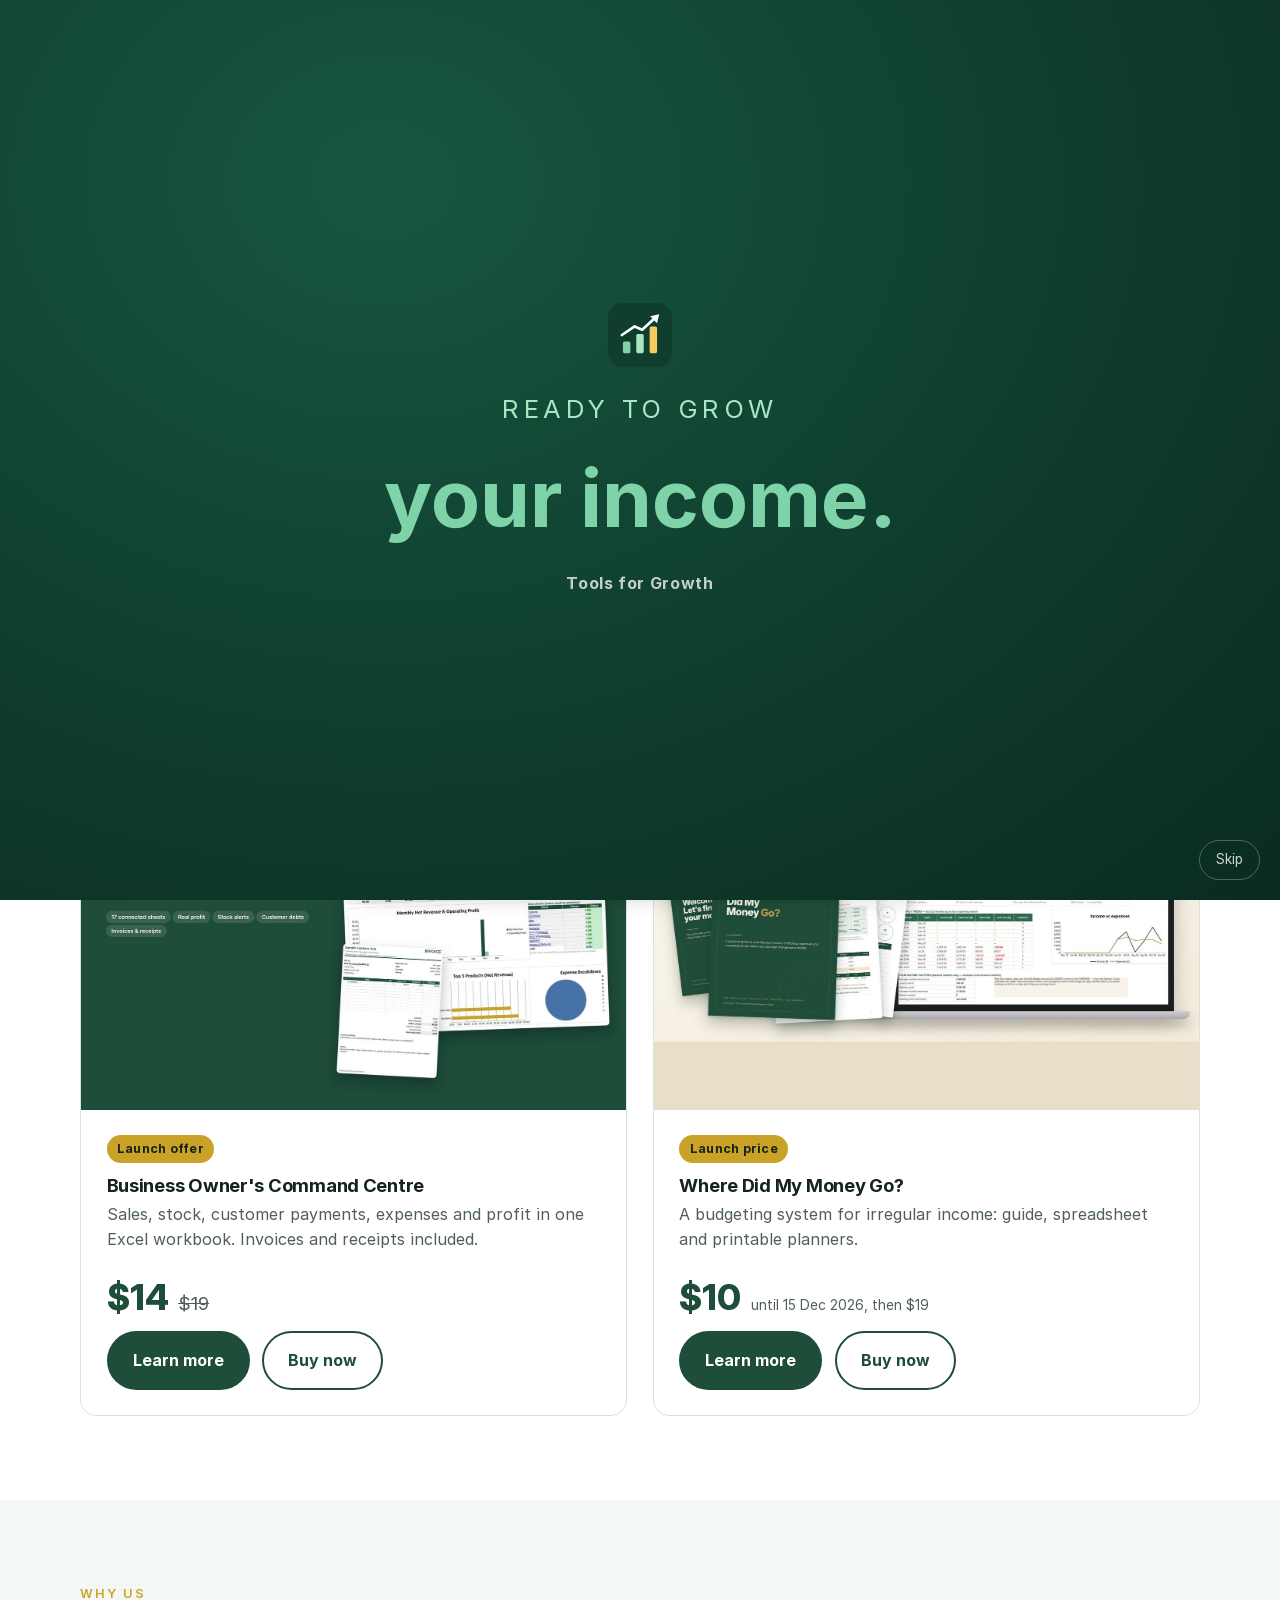
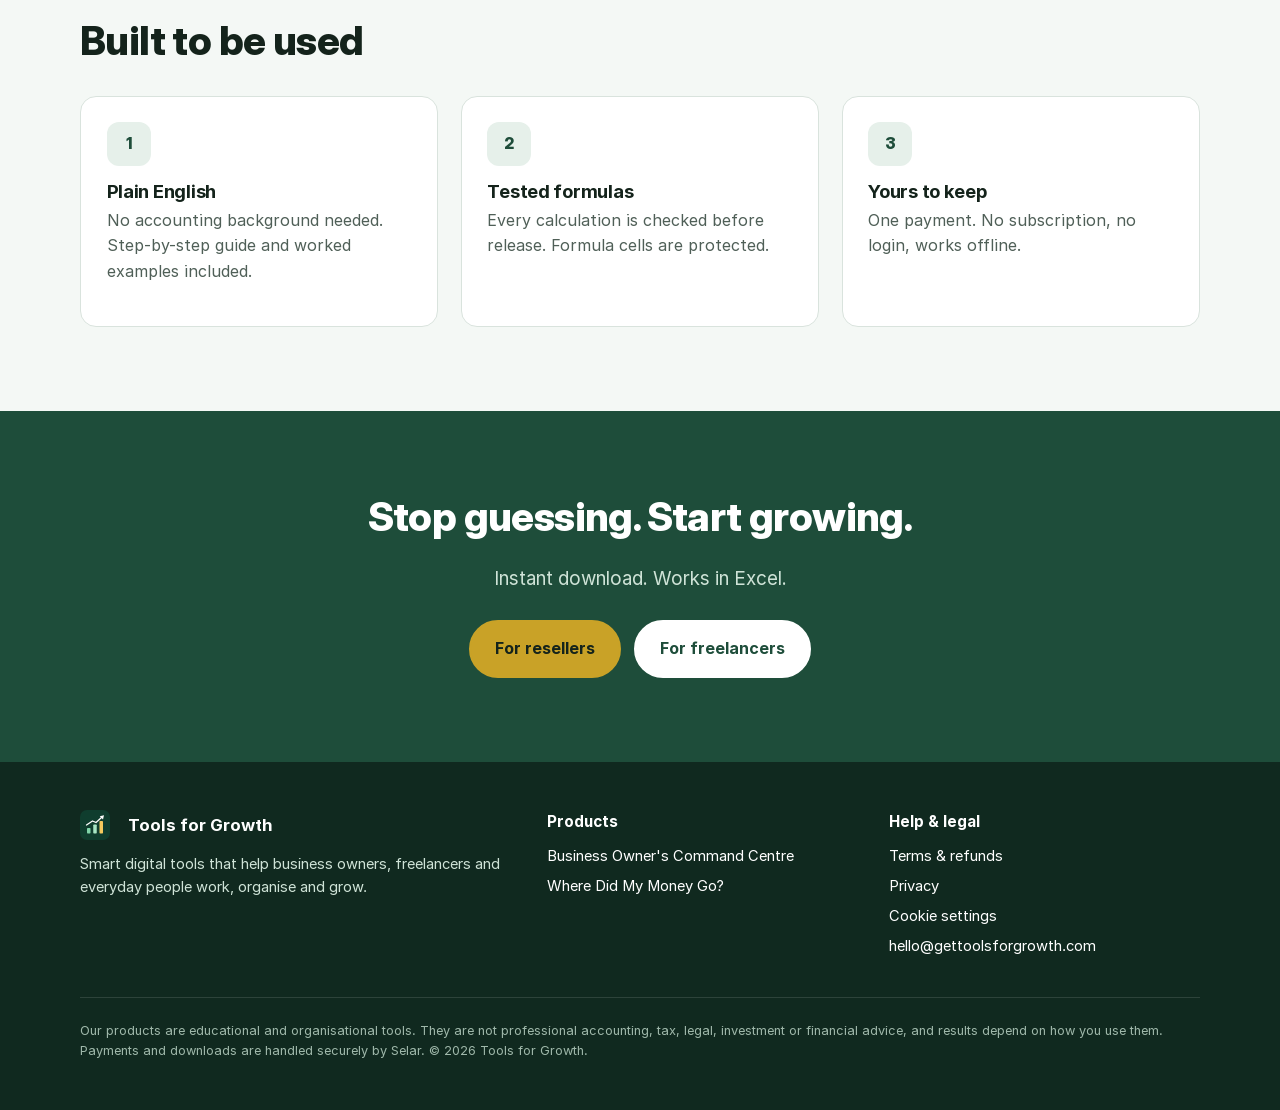
<file: index.html>
<!DOCTYPE html>
<html lang="en">
<head>
<meta charset="utf-8">
<meta name="viewport" content="width=device-width, initial-scale=1">
<title>Tools for Growth | Business & money spreadsheets for small businesses and freelancers</title>
<meta name="description" content="Ready-to-use Excel workbooks and guides for resellers, freelancers and small business owners: track sales, stock, payments, expenses and profit.">
<meta property="og:title" content="Tools for Growth | Business & money spreadsheets for small businesses and freelancers">
<meta property="og:description" content="Ready-to-use Excel workbooks and guides for resellers, freelancers and small business owners: track sales, stock, payments, expenses and profit.">
<meta property="og:type" content="website">
<meta property="og:url" content="https://gettoolsforgrowth.com/">
<link rel="canonical" href="https://gettoolsforgrowth.com/">
<meta property="og:image" content="https://gettoolsforgrowth.com/assets/img/og-image.jpg">
<meta name="twitter:card" content="summary_large_image">
<link rel="icon" href="/assets/img/favicon.png">
<link rel="preconnect" href="https://www.googletagmanager.com">
<script async src="https://www.googletagmanager.com/gtag/js?id=G-CLS05FYXS7"></script>
<script>window.dataLayer=window.dataLayer||[];function gtag(){dataLayer.push(arguments);}var tfgC=null;try{tfgC=localStorage.getItem('tfg_consent');}catch(e){}gtag('consent','default',{analytics_storage:tfgC==='yes'?'granted':'denied',ad_storage:tfgC==='yes'?'granted':'denied',ad_user_data:tfgC==='yes'?'granted':'denied',ad_personalization:'denied'});gtag('js',new Date());gtag('config','G-CLS05FYXS7');function tfgSet(v){try{localStorage.setItem('tfg_consent',v);}catch(e){}gtag('consent','update',{analytics_storage:v==='yes'?'granted':'denied',ad_storage:v==='yes'?'granted':'denied',ad_user_data:v==='yes'?'granted':'denied'});var b=document.getElementById('tfg-cb');if(b)b.remove();}function tfgReset(){try{localStorage.removeItem('tfg_consent');}catch(e){}location.reload();}</script>
<link rel="stylesheet" href="/assets/style.css">
<script type="application/ld+json">{"@context": "https://schema.org", "@type": "Organization", "name": "Tools for Growth", "url": "https://gettoolsforgrowth.com/", "logo": "https://gettoolsforgrowth.com/assets/img/favicon.png"}</script>
</head>
<body>
<header class="site-header"><div class="wrap">
  <a class="brand" href="/"><img src="/assets/img/mark.svg" alt="" style="width:30px;height:30px;vertical-align:middle;margin-right:8px">Tools for Growth</a>
  <nav class="nav">
    <a href="/#products">Tools</a>
    <a href="/#about">About</a>
    <a href="mailto:hello@gettoolsforgrowth.com">Contact</a>
    <a class="btn btn-sm" href="/#products">Shop</a>
  </nav>
</div></header>
<main>

<div id="intro" aria-hidden="true">
  <div class="intro-inner">
    <img class="intro-mark" src="/assets/img/mark.svg" alt="">
    <p class="intro-line1">Ready to grow</p>
    <p class="intro-line2"><span class="intro-rot"><span>your business.</span><span>your brand.</span><span>your income.</span></span></p>
    <p class="intro-brand">Tools for Growth</p>
  </div>
  <button class="intro-skip" type="button">Skip</button>
</div>

<section class="hero"><div class="wrap hero-grid">
  <div>
    <div class="kicker">Tools for Growth</div>
    <h1>Run your business <span class="hl">with clarity.</span></h1>
    <p class="lead">Ready-made tools for resellers, freelancers and small businesses. Type in what happens. The maths is done for you.</p>
    <div class="cta-row">
      <a class="btn" href="#products">See the tools</a>
      <a class="btn btn-ghost" href="#about">Why us</a>
    </div>
  </div>
  <div class="shot"><img src="assets/img/cc-cover.jpg" alt="Business Owner's Command Centre dashboard preview" width="1600" height="1066"></div>
</div></section>

<section id="products"><div class="wrap">
  <div class="kicker">Tools</div>
  <h2>Pick your tool</h2>
  <div class="grid-2" style="margin-top:2rem">
    <article class="card product-card">
      <img src="assets/img/cc-cover.jpg" alt="Business Owner's Command Centre" loading="lazy" width="1600" height="1066">
      <div class="body">
        <span class="badge" style="align-self:flex-start;margin-bottom:.7rem">Launch offer</span>
        <h3>Business Owner's Command Centre</h3>
        <p class="muted">Sales, stock, customer payments, expenses and profit in one Excel workbook. Invoices and receipts included.</p>
        <div class="price" style="margin-top:0"><strong>$14</strong><s>$19</s></div>
        <div class="cta-row"><a class="btn" href="command-centre/">Learn more</a><a class="btn btn-ghost" href="https://selar.com/01a445y951?utm_source=website&utm_medium=landing&utm_campaign=command_centre">Buy now</a></div>
      </div>
    </article>
    <article class="card product-card">
      <img src="assets/img/wd-mockup.jpg" alt="Where Did My Money Go? toolkit" loading="lazy" width="1600" height="1066">
      <div class="body">
        <span class="badge" style="align-self:flex-start;margin-bottom:.7rem">Launch price</span>
        <h3>Where Did My Money Go?</h3>
        <p class="muted">A budgeting system for irregular income: guide, spreadsheet and printable planners.</p>
        <div class="price" style="margin-top:0"><strong>$10</strong><span class="muted small">until 15 Dec 2026, then $19</span></div>
        <div class="cta-row"><a class="btn" href="where-did-my-money-go/">Learn more</a><a class="btn btn-ghost" href="https://selar.com/4dnn124kfu?utm_source=website&utm_medium=landing&utm_campaign=wdmmg">Buy now</a></div>
      </div>
    </article>
  </div>
</div></section>

<section id="about" class="bg-mint"><div class="wrap">
  <div class="kicker">Why us</div>
  <h2>Built to be used</h2>
  <div class="grid-3" style="margin-top:2rem">
    <div class="card"><div class="icon">1</div><h3>Plain English</h3><p class="muted">No accounting background needed. Step-by-step guide and worked examples included.</p></div>
    <div class="card"><div class="icon">2</div><h3>Tested formulas</h3><p class="muted">Every calculation is checked before release. Formula cells are protected.</p></div>
    <div class="card"><div class="icon">3</div><h3>Yours to keep</h3><p class="muted">One payment. No subscription, no login, works offline.</p></div>
  </div>
</div></section>

<section class="bg-green cta-band"><div class="wrap">
  <h2>Stop guessing. Start growing.</h2>
  <p class="lead">Instant download. Works in Excel.</p>
  <div class="cta-row" style="justify-content:center"><a class="btn btn-gold" href="command-centre/">For resellers</a><a class="btn btn-light" href="where-did-my-money-go/">For freelancers</a></div>
</div></section>

</main>
<footer class="site-footer"><div class="wrap">
  <div class="footer-grid">
    <div>
      <a class="brand" href="/" style="color:#fff"><img src="/assets/img/mark.svg" alt="" style="width:30px;height:30px;vertical-align:middle;margin-right:8px">Tools for Growth</a>
      <p style="margin-top:.8rem">Smart digital tools that help business owners, freelancers and everyday people work, organise and grow.</p>
    </div>
    <div><h4>Products</h4><ul>
      <li><a href="/command-centre/">Business Owner's Command Centre</a></li>
      <li><a href="/where-did-my-money-go/">Where Did My Money Go?</a></li>
    </ul></div>
    <div><h4>Help &amp; legal</h4><ul>
      <li><a href="/terms.html">Terms &amp; refunds</a></li>
      <li><a href="/privacy.html">Privacy</a></li>
          <li><a href="#" onclick="tfgReset();return false">Cookie settings</a></li>
      <li><a href="mailto:hello@gettoolsforgrowth.com">hello@gettoolsforgrowth.com</a></li>
    </ul></div>
  </div>
  <p class="disclaimer">Our products are educational and organisational tools. They are not professional accounting, tax, legal, investment or financial advice, and results depend on how you use them. Payments and downloads are handled securely by Selar. © 2026 Tools for Growth.</p>
</div></footer>

<script>
(function(){
  var rm=window.matchMedia&&matchMedia('(prefers-reduced-motion: reduce)').matches;
  document.documentElement.classList.add('js');
  var hdr=document.querySelector('.site-header');
  function onS(){if(hdr)hdr.classList.toggle('scrolled',scrollY>10);}
  addEventListener('scroll',onS,{passive:true});onS();
  var els=document.querySelectorAll('section h2, section .kicker, section .lead, .card, .shot, .cta-row, section p, section ul, section table');
  if(rm||!('IntersectionObserver' in window)){els.forEach(function(e){e.classList.add('in');});}else{
    var io=new IntersectionObserver(function(es){es.forEach(function(en){if(en.isIntersecting){en.target.classList.add('in');io.unobserve(en.target);}});},{rootMargin:'0px 0px -8% 0px'});
    els.forEach(function(e,i){e.classList.add('rv');e.style.transitionDelay=(e.classList.contains('card')?(Array.prototype.indexOf.call(e.parentNode.children,e)*90):0)+'ms';io.observe(e);});
  }
  var intro=document.getElementById('intro');
  if(intro){
    var seen=false;try{seen=sessionStorage.getItem('tfg_intro')==='1';}catch(e){}
    function done(){if(!intro)return;intro.classList.add('out');document.body.classList.remove('intro-on');setTimeout(function(){intro&&intro.remove();intro=null;},700);try{sessionStorage.setItem('tfg_intro','1');}catch(e){}}
    if(seen||rm){intro.remove();intro=null;}else{
      document.body.classList.add('intro-on');intro.classList.add('play');
      setTimeout(done,3600);
      intro.addEventListener('click',done);addEventListener('keydown',function(e){if(e.key==='Escape')done();});
    }
  }
})();
</script>
<div id="tfg-cb" style="display:none;position:fixed;left:12px;right:12px;bottom:12px;z-index:99;max-width:560px;margin:0 auto;background:#0F3D2E;color:#fff;padding:14px 16px;border-radius:12px;box-shadow:0 6px 24px rgba(0,0,0,.25);font-size:.9rem;line-height:1.4">We use analytics cookies to see how visitors use this site and whether our ads work. <a href="/privacy.html" style="color:#F4C95D">Privacy</a><div style="margin-top:10px;display:flex;gap:8px"><button onclick="tfgSet('yes')" style="background:#F4C95D;color:#0F3D2E;border:0;border-radius:8px;padding:8px 14px;font-weight:700;cursor:pointer">Accept</button><button onclick="tfgSet('no')" style="background:transparent;color:#fff;border:1px solid #fff;border-radius:8px;padding:8px 14px;cursor:pointer">Decline</button></div></div>
<script>if(tfgC===null){document.getElementById('tfg-cb').style.display='block';}</script>
</body>
</html>
</file>
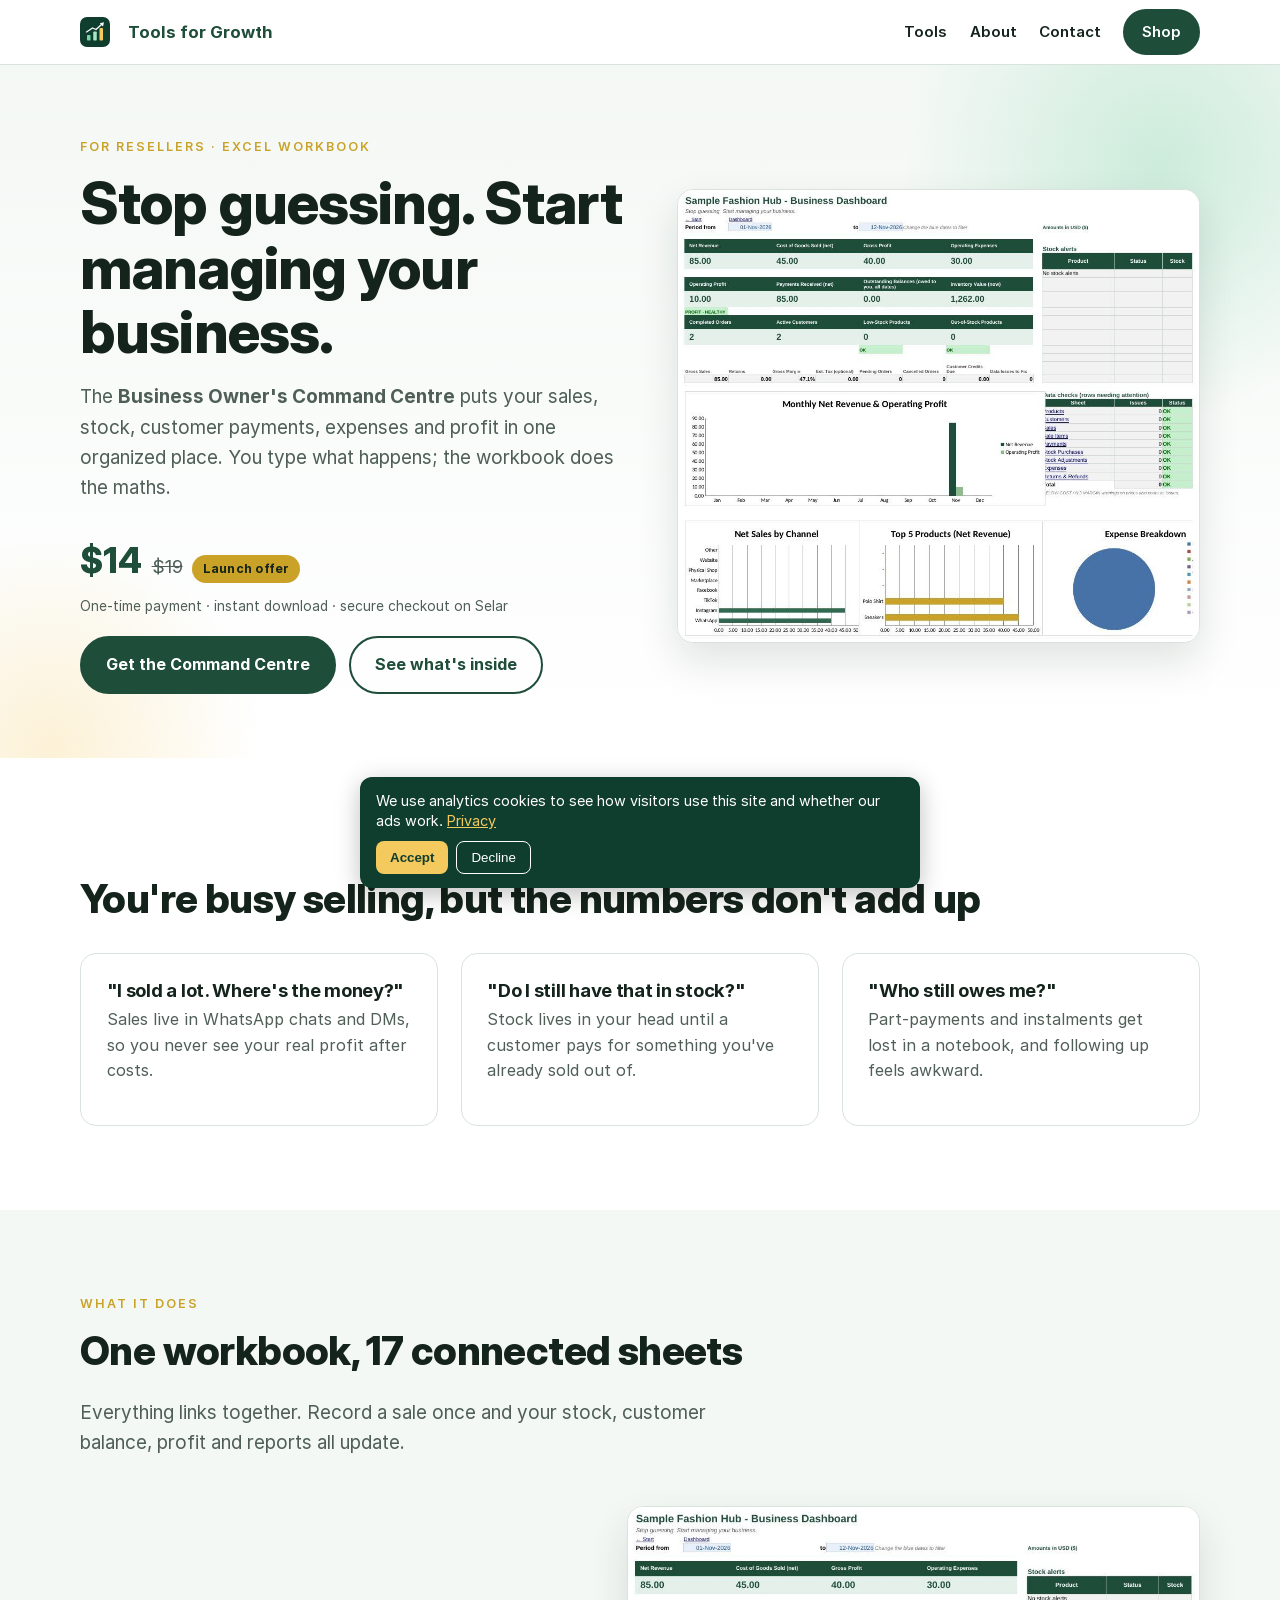
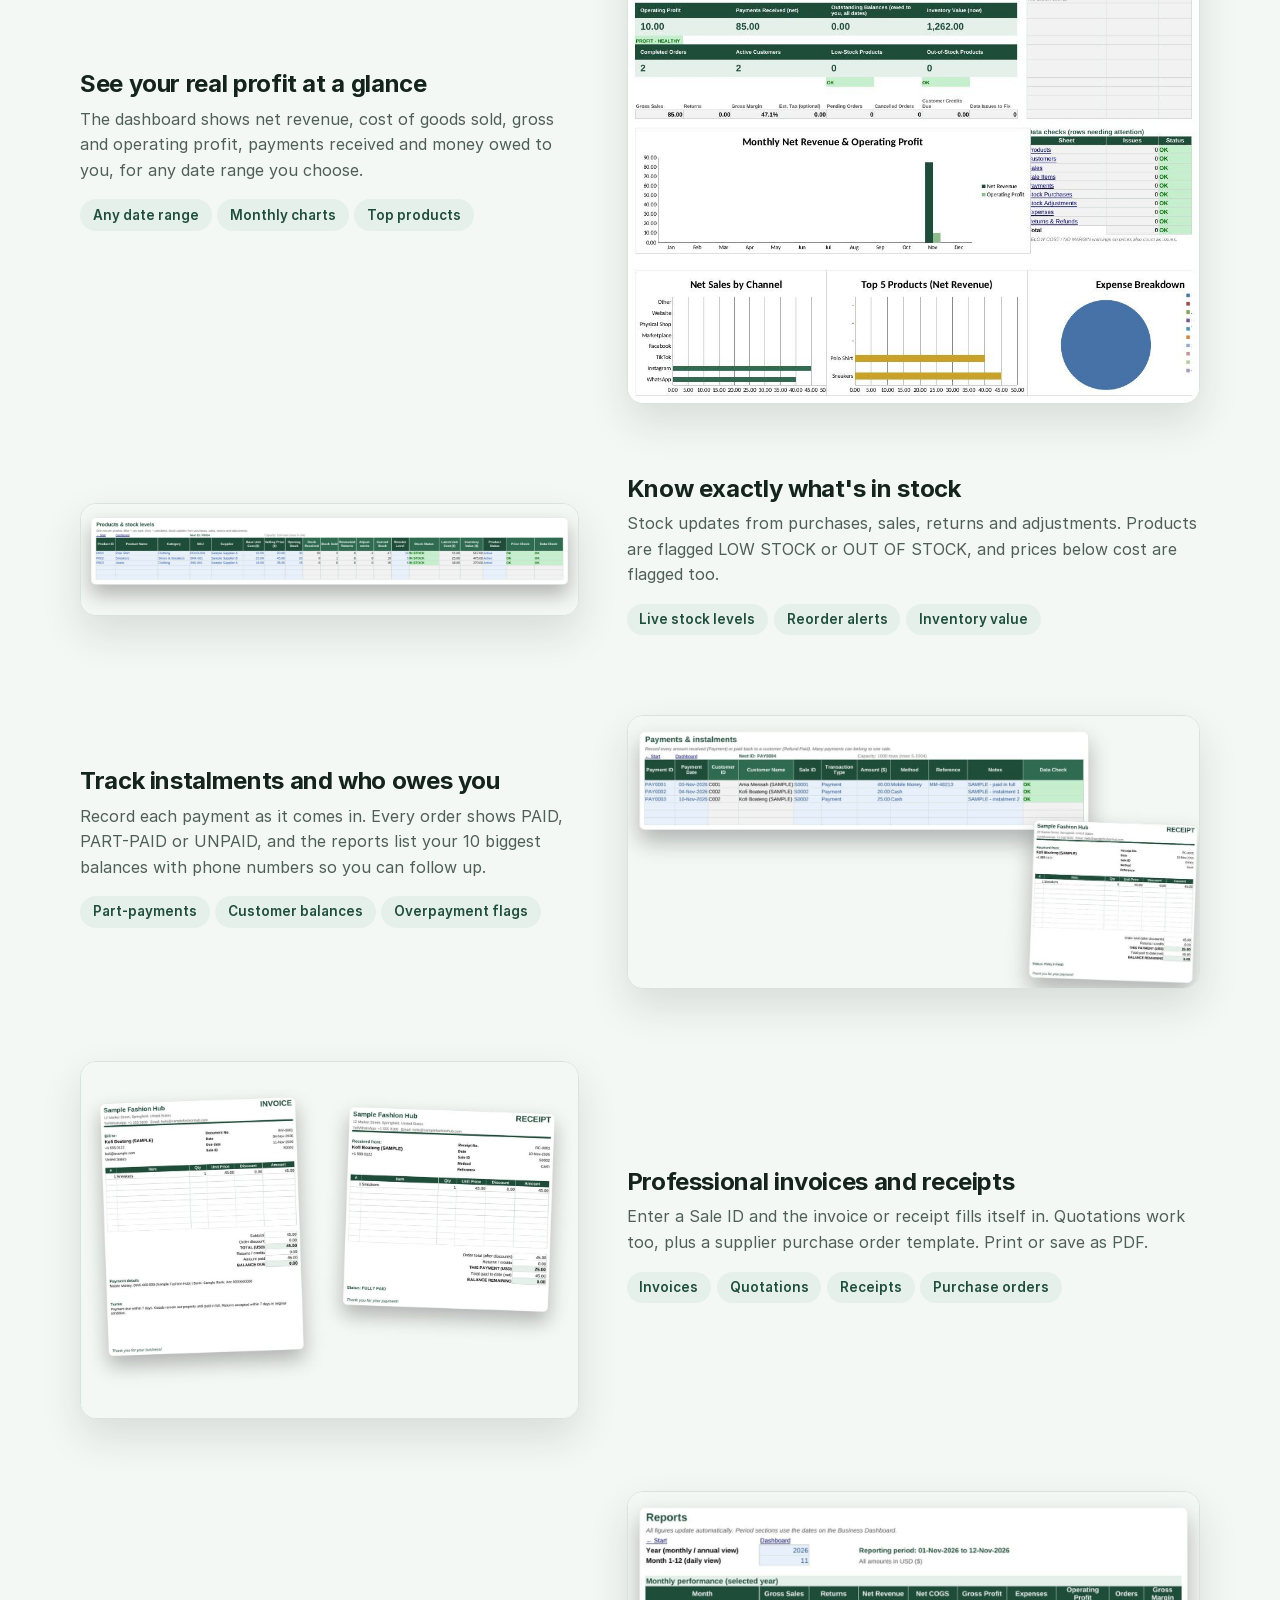
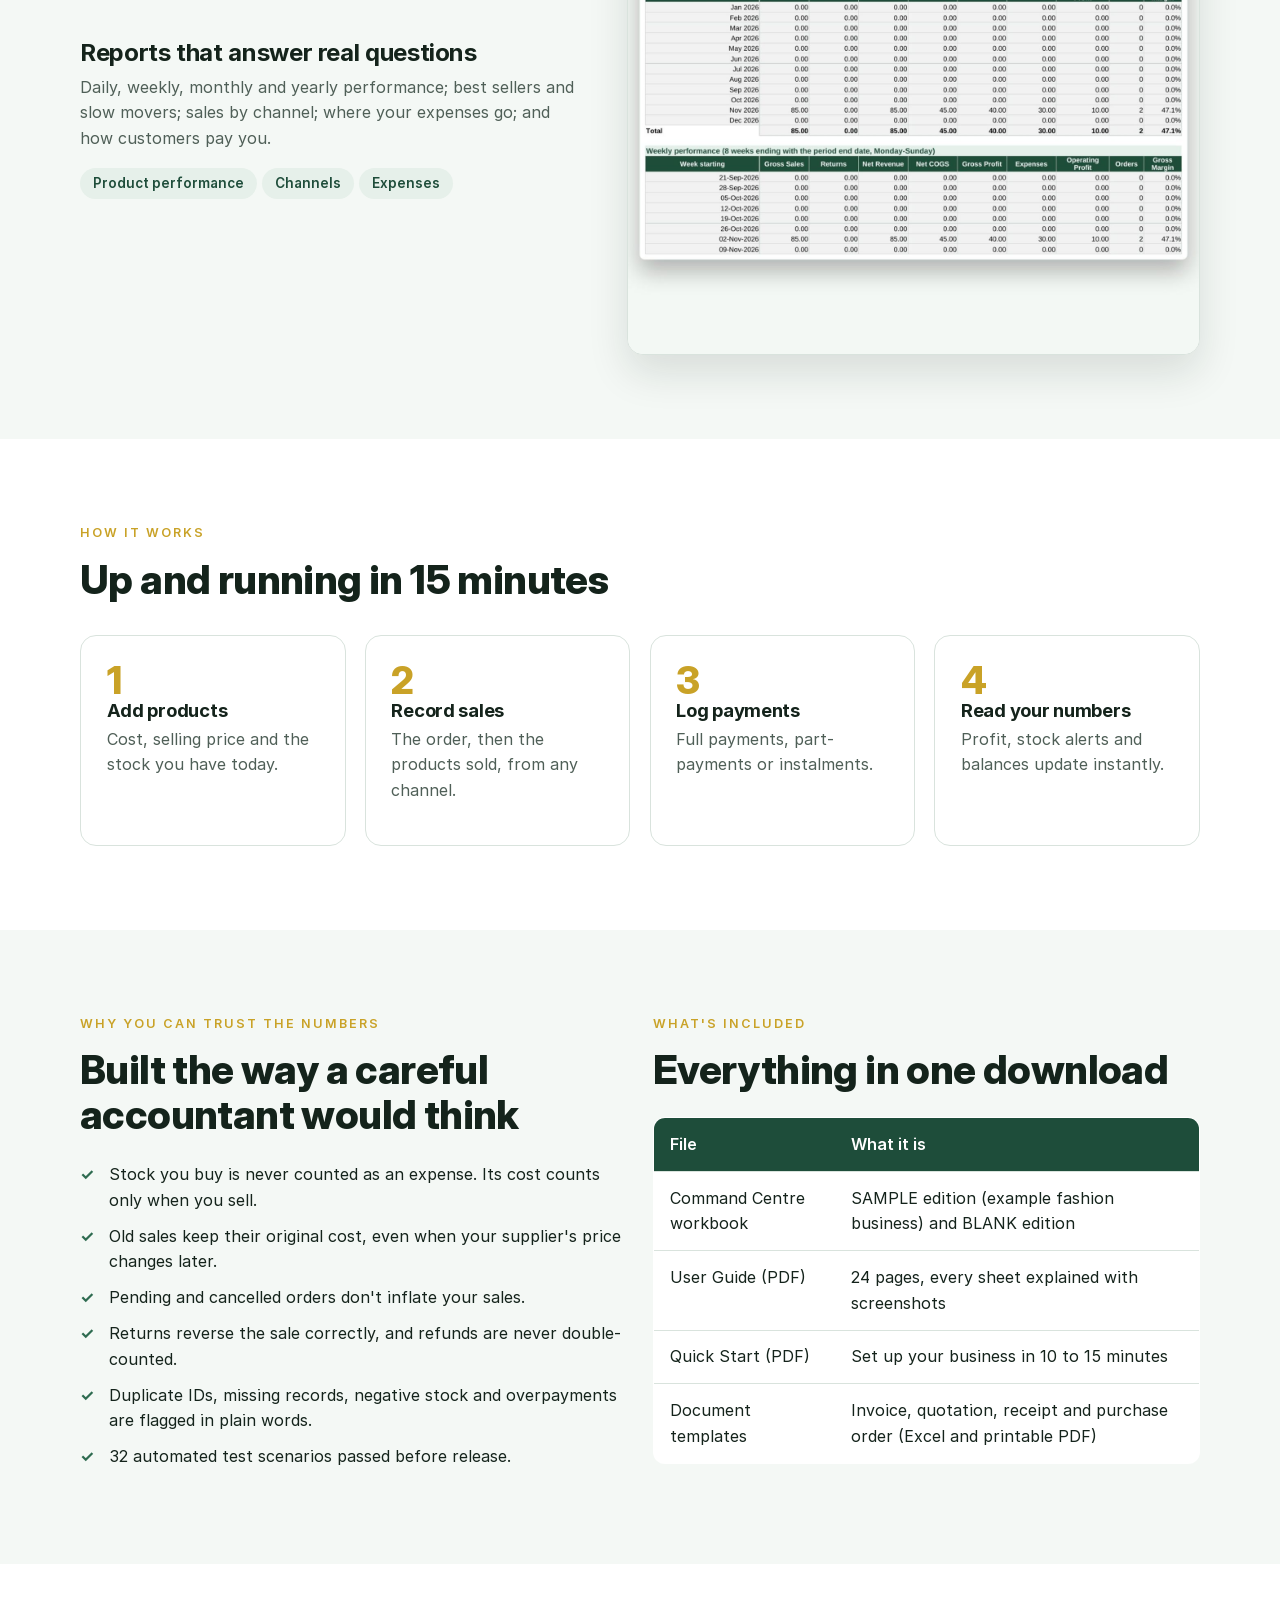
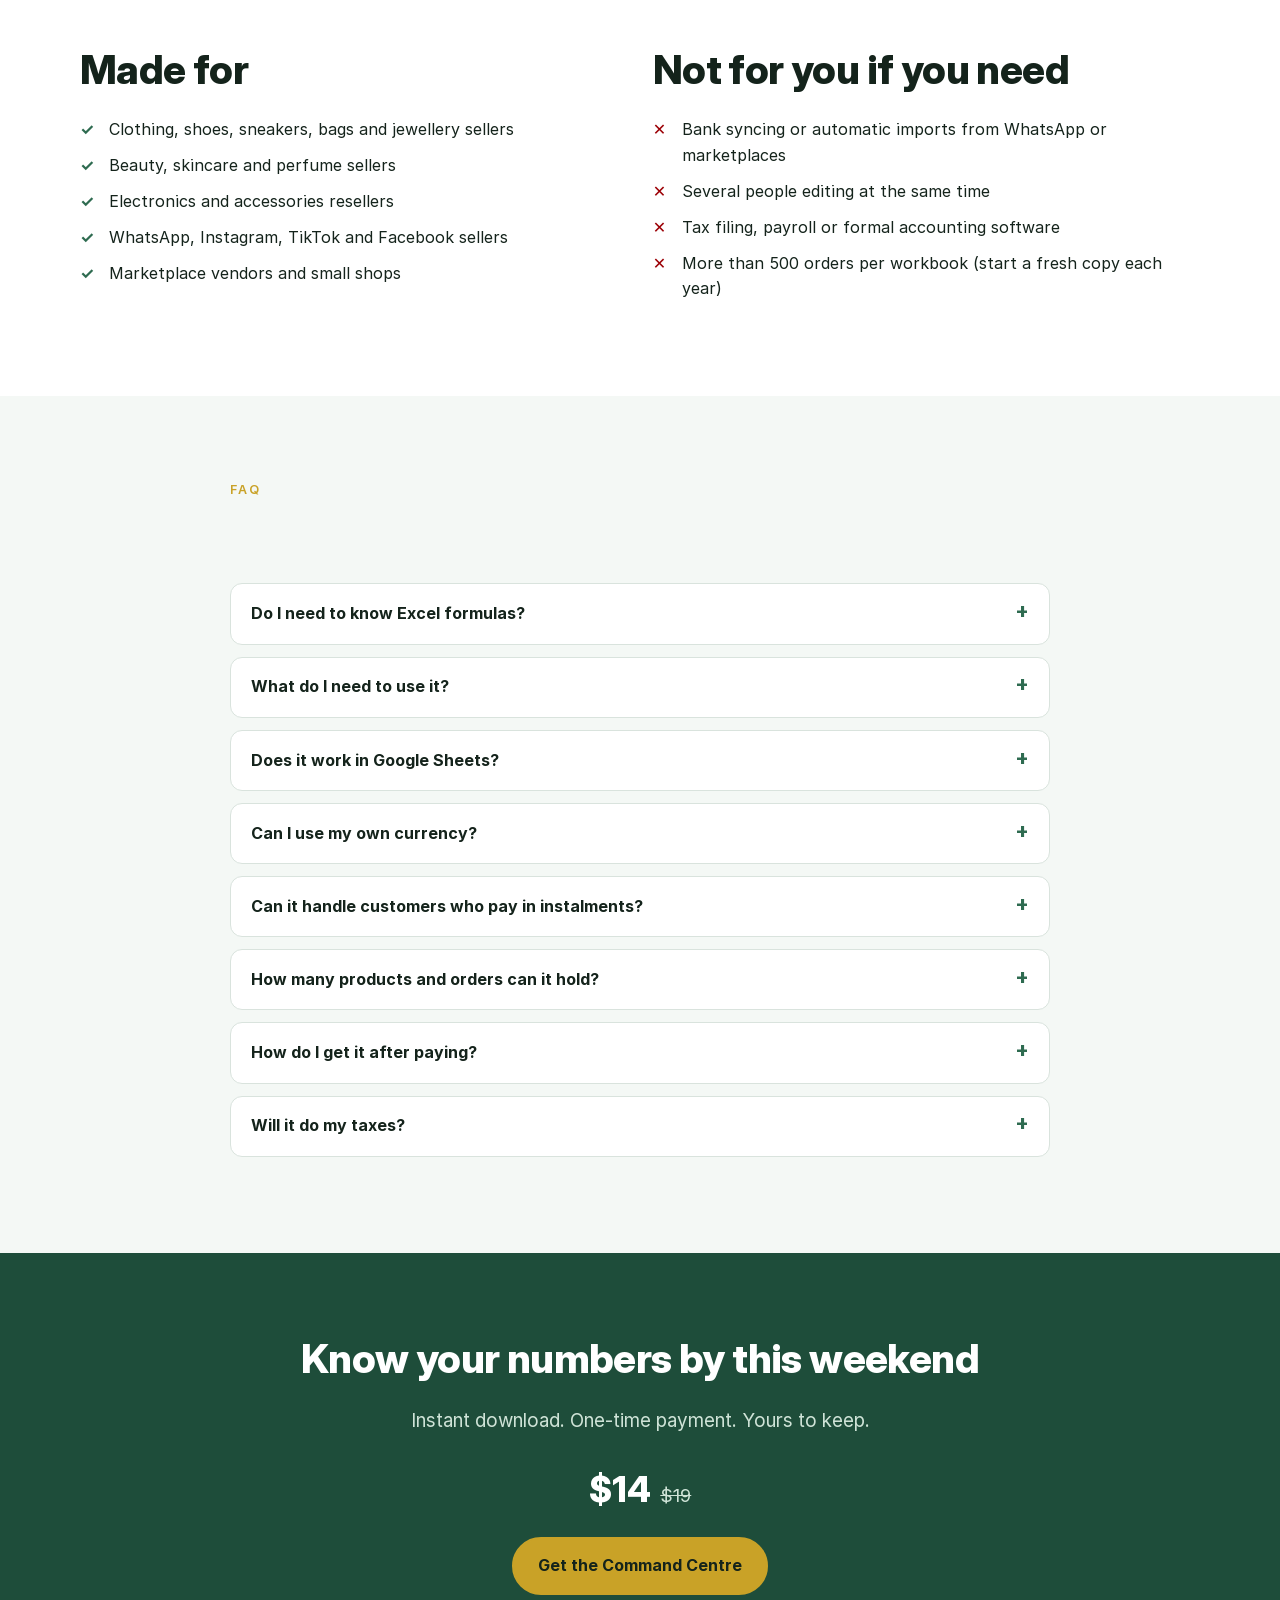
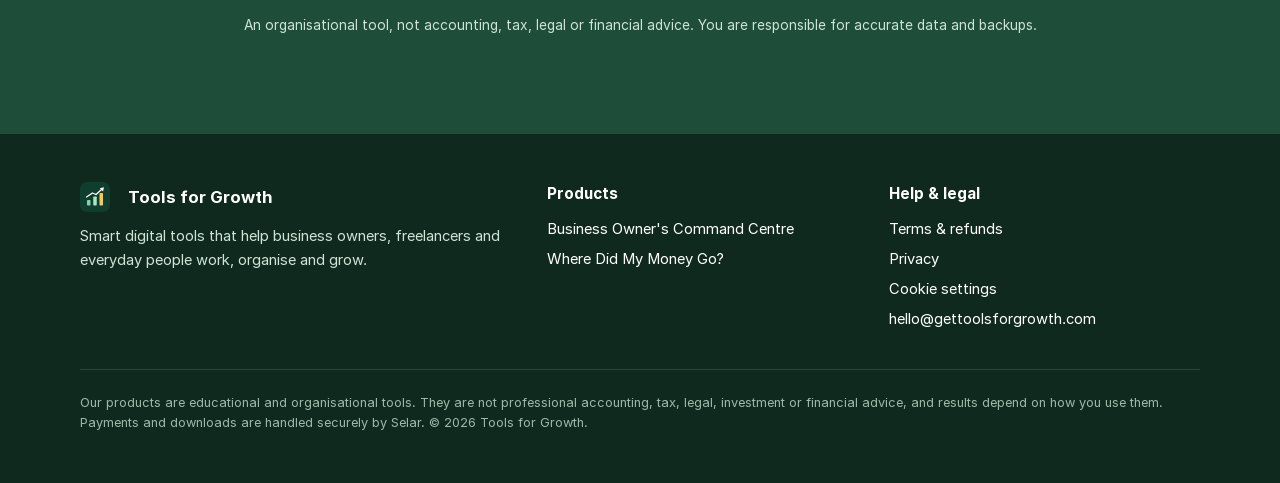
<file: command-centre/index.html>
<!DOCTYPE html>
<html lang="en">
<head>
<meta charset="utf-8">
<meta name="viewport" content="width=device-width, initial-scale=1">
<title>Business Owner's Command Centre | Excel sales, stock & profit tracker for resellers</title>
<meta name="description" content="Track your sales, stock, customer payments, expenses and profit in one Excel workbook built for resellers. Invoices, receipts and reports included.">
<meta property="og:title" content="Business Owner's Command Centre | Excel sales, stock & profit tracker for resellers">
<meta property="og:description" content="Track your sales, stock, customer payments, expenses and profit in one Excel workbook built for resellers. Invoices, receipts and reports included.">
<meta property="og:type" content="website">
<meta property="og:url" content="https://gettoolsforgrowth.com/command-centre/">
<link rel="canonical" href="https://gettoolsforgrowth.com/command-centre/">
<meta property="og:image" content="https://gettoolsforgrowth.com/assets/img/cc-cover.jpg">
<meta name="twitter:card" content="summary_large_image">
<link rel="icon" href="/assets/img/favicon.png">
<link rel="preconnect" href="https://www.googletagmanager.com">
<script async src="https://www.googletagmanager.com/gtag/js?id=G-CLS05FYXS7"></script>
<script>window.dataLayer=window.dataLayer||[];function gtag(){dataLayer.push(arguments);}var tfgC=null;try{tfgC=localStorage.getItem('tfg_consent');}catch(e){}gtag('consent','default',{analytics_storage:tfgC==='yes'?'granted':'denied',ad_storage:tfgC==='yes'?'granted':'denied',ad_user_data:tfgC==='yes'?'granted':'denied',ad_personalization:'denied'});gtag('js',new Date());gtag('config','G-CLS05FYXS7');function tfgSet(v){try{localStorage.setItem('tfg_consent',v);}catch(e){}gtag('consent','update',{analytics_storage:v==='yes'?'granted':'denied',ad_storage:v==='yes'?'granted':'denied',ad_user_data:v==='yes'?'granted':'denied'});var b=document.getElementById('tfg-cb');if(b)b.remove();}function tfgReset(){try{localStorage.removeItem('tfg_consent');}catch(e){}location.reload();}</script>
<link rel="stylesheet" href="/assets/style.css">
<script type="application/ld+json">{"@context": "https://schema.org", "@type": "Product", "name": "Business Owner's Command Centre - Reseller Edition", "description": "Excel workbook to track sales, stock, customer payments, expenses and profit, with invoice, quotation and receipt templates.", "image": "https://gettoolsforgrowth.com/assets/img/cc-cover.jpg", "brand": {"@type": "Brand", "name": "Tools for Growth"}, "offers": {"@type": "Offer", "price": "14.00", "priceCurrency": "USD", "availability": "https://schema.org/InStock", "url": "https://selar.com/01a445y951"}}</script>
</head>
<body class="has-bar">
<header class="site-header"><div class="wrap">
  <a class="brand" href="/"><img src="/assets/img/mark.svg" alt="" style="width:30px;height:30px;vertical-align:middle;margin-right:8px">Tools for Growth</a>
  <nav class="nav">
    <a href="/#products">Tools</a>
    <a href="/#about">About</a>
    <a href="mailto:hello@gettoolsforgrowth.com">Contact</a>
    <a class="btn btn-sm" href="/#products">Shop</a>
  </nav>
</div></header>
<main>

<section class="hero"><div class="wrap hero-grid">
  <div>
    <div class="kicker">For resellers · Excel workbook</div>
    <h1>Stop guessing. Start managing your business.</h1>
    <p class="lead">The <strong>Business Owner's Command Centre</strong> puts your sales, stock, customer payments, expenses and profit in one organized place. You type what happens; the workbook does the maths.</p>
    <div class="price"><strong>$14</strong><s>$19</s><span class="badge">Launch offer</span></div>
    <p class="small muted" style="margin-bottom:1.2rem">One-time payment · instant download · secure checkout on Selar</p>
    <div class="cta-row"><a class="btn" href="https://selar.com/01a445y951?utm_source=website&utm_medium=landing&utm_campaign=command_centre">Get the Command Centre</a><a class="btn btn-ghost" href="#inside">See what's inside</a></div>
  </div>
  <div class="shot"><img src="../assets/img/cc-dashboard.jpg" alt="Business Dashboard showing revenue, profit, stock alerts and charts" width="974" height="845"></div>
</div></section>

<section><div class="wrap">
  <div class="kicker">Sound familiar?</div>
  <h2>You're busy selling, but the numbers don't add up</h2>
  <div class="grid-3" style="margin-top:2rem">
    <div class="card"><h3>"I sold a lot. Where's the money?"</h3><p class="muted">Sales live in WhatsApp chats and DMs, so you never see your real profit after costs.</p></div>
    <div class="card"><h3>"Do I still have that in stock?"</h3><p class="muted">Stock lives in your head until a customer pays for something you've already sold out of.</p></div>
    <div class="card"><h3>"Who still owes me?"</h3><p class="muted">Part-payments and instalments get lost in a notebook, and following up feels awkward.</p></div>
  </div>
</div></section>

<section id="inside" class="bg-mint"><div class="wrap">
  <div class="kicker">What it does</div>
  <h2>One workbook, 17 connected sheets</h2>
  <p class="lead" style="margin-bottom:3rem">Everything links together. Record a sale once and your stock, customer balance, profit and reports all update.</p>

  <div class="feature">
    <div class="feature-text">
      <h3 style="font-size:1.5rem">See your real profit at a glance</h3>
      <p class="muted">The dashboard shows net revenue, cost of goods sold, gross and operating profit, payments received and money owed to you, for any date range you choose.</p>
      <div><span class="pill">Any date range</span><span class="pill">Monthly charts</span><span class="pill">Top products</span></div>
    </div>
    <div class="shot"><img src="../assets/img/cc-dashboard.jpg" alt="Dashboard" loading="lazy" width="974" height="845"></div>
  </div>
  <div class="feature reverse">
    <div class="feature-text">
      <h3 style="font-size:1.5rem">Know exactly what's in stock</h3>
      <p class="muted">Stock updates from purchases, sales, returns and adjustments. Products are flagged LOW STOCK or OUT OF STOCK, and prices below cost are flagged too.</p>
      <div><span class="pill">Live stock levels</span><span class="pill">Reorder alerts</span><span class="pill">Inventory value</span></div>
    </div>
    <div class="shot"><img src="../assets/img/cc-inventory.jpg" alt="Products and stock sheet" loading="lazy"></div>
  </div>
  <div class="feature">
    <div class="feature-text">
      <h3 style="font-size:1.5rem">Track instalments and who owes you</h3>
      <p class="muted">Record each payment as it comes in. Every order shows PAID, PART-PAID or UNPAID, and the reports list your 10 biggest balances with phone numbers so you can follow up.</p>
      <div><span class="pill">Part-payments</span><span class="pill">Customer balances</span><span class="pill">Overpayment flags</span></div>
    </div>
    <div class="shot"><img src="../assets/img/cc-payments.jpg" alt="Payments and receipts" loading="lazy"></div>
  </div>
  <div class="feature reverse">
    <div class="feature-text">
      <h3 style="font-size:1.5rem">Professional invoices and receipts</h3>
      <p class="muted">Enter a Sale ID and the invoice or receipt fills itself in. Quotations work too, plus a supplier purchase order template. Print or save as PDF.</p>
      <div><span class="pill">Invoices</span><span class="pill">Quotations</span><span class="pill">Receipts</span><span class="pill">Purchase orders</span></div>
    </div>
    <div class="shot"><img src="../assets/img/cc-invoices.jpg" alt="Invoice and receipt" loading="lazy"></div>
  </div>
  <div class="feature">
    <div class="feature-text">
      <h3 style="font-size:1.5rem">Reports that answer real questions</h3>
      <p class="muted">Daily, weekly, monthly and yearly performance; best sellers and slow movers; sales by channel; where your expenses go; and how customers pay you.</p>
      <div><span class="pill">Product performance</span><span class="pill">Channels</span><span class="pill">Expenses</span></div>
    </div>
    <div class="shot"><img src="../assets/img/cc-reports.jpg" alt="Reports sheet" loading="lazy" width="974" height="845"></div>
  </div>
</div></section>

<section><div class="wrap">
  <div class="kicker">How it works</div>
  <h2>Up and running in 15 minutes</h2>
  <div class="grid-4" style="margin-top:2rem">
    <div class="card"><div class="step-num">1</div><h3>Add products</h3><p class="muted">Cost, selling price and the stock you have today.</p></div>
    <div class="card"><div class="step-num">2</div><h3>Record sales</h3><p class="muted">The order, then the products sold, from any channel.</p></div>
    <div class="card"><div class="step-num">3</div><h3>Log payments</h3><p class="muted">Full payments, part-payments or instalments.</p></div>
    <div class="card"><div class="step-num">4</div><h3>Read your numbers</h3><p class="muted">Profit, stock alerts and balances update instantly.</p></div>
  </div>
</div></section>

<section class="bg-mint"><div class="wrap grid-2" style="align-items:start">
  <div>
    <div class="kicker">Why you can trust the numbers</div>
    <h2>Built the way a careful accountant would think</h2>
    <ul class="tick-list">
      <li>Stock you buy is never counted as an expense. Its cost counts only when you sell.</li>
      <li>Old sales keep their original cost, even when your supplier's price changes later.</li>
      <li>Pending and cancelled orders don't inflate your sales.</li>
      <li>Returns reverse the sale correctly, and refunds are never double-counted.</li>
      <li>Duplicate IDs, missing records, negative stock and overpayments are flagged in plain words.</li>
      <li>32 automated test scenarios passed before release.</li>
    </ul>
  </div>
  <div>
    <div class="kicker">What's included</div>
    <h2>Everything in one download</h2>
    <table>
      <tr><th>File</th><th>What it is</th></tr>
      <tr><td>Command Centre workbook</td><td>SAMPLE edition (example fashion business) and BLANK edition</td></tr>
      <tr><td>User Guide (PDF)</td><td>24 pages, every sheet explained with screenshots</td></tr>
      <tr><td>Quick Start (PDF)</td><td>Set up your business in 10 to 15 minutes</td></tr>
      <tr><td>Document templates</td><td>Invoice, quotation, receipt and purchase order (Excel and printable PDF)</td></tr>
    </table>
  </div>
</div></section>

<section><div class="wrap grid-2" style="align-items:start">
  <div>
    <h2>Made for</h2>
    <ul class="tick-list">
      <li>Clothing, shoes, sneakers, bags and jewellery sellers</li>
      <li>Beauty, skincare and perfume sellers</li>
      <li>Electronics and accessories resellers</li>
      <li>WhatsApp, Instagram, TikTok and Facebook sellers</li>
      <li>Marketplace vendors and small shops</li>
    </ul>
  </div>
  <div>
    <h2>Not for you if you need</h2>
    <ul class="tick-list cross-list">
      <li>Bank syncing or automatic imports from WhatsApp or marketplaces</li>
      <li>Several people editing at the same time</li>
      <li>Tax filing, payroll or formal accounting software</li>
      <li>More than 500 orders per workbook (start a fresh copy each year)</li>
    </ul>
  </div>
</div></section>

<section class="bg-mint"><div class="wrap" style="max-width:820px">
  <div class="kicker">FAQ</div>
  <h2>Questions, answered</h2>
  <details><summary>Do I need to know Excel formulas?</summary><p>No. You only type into the blue cells; every grey cell calculates itself. The Quick Start guide walks you through setup.</p></details>
  <details><summary>What do I need to use it?</summary><p>Microsoft Excel 2010 or later on Windows or Mac is recommended. It also opens in LibreOffice Calc. It's designed for a computer; the Excel phone app is fine for quick entries.</p></details>
  <details><summary>Does it work in Google Sheets?</summary><p>It was built and tested for Excel and LibreOffice. Google Sheets wasn't tested, so we can't guarantee charts or sheet protection there.</p></details>
  <details><summary>Can I use my own currency?</summary><p>Yes. Set your currency code and symbol (for example GHS / GH₵, NGN / ₦, GBP / £) in Settings. The workbook doesn't convert between currencies.</p></details>
  <details><summary>Can it handle customers who pay in instalments?</summary><p>Yes. Record each instalment as a separate payment. The order shows PART-PAID until it's fully paid.</p></details>
  <details><summary>How many products and orders can it hold?</summary><p>150 products, 300 customers, 500 orders, 1,000 order lines and 1,000 payments per workbook. These limits were tested at full capacity.</p></details>
  <details><summary>How do I get it after paying?</summary><p>Checkout is handled by Selar. You get a download link immediately after payment, and by email.</p></details>
  <details><summary>Will it do my taxes?</summary><p>No. There's an optional estimated tax percentage for a rough figure only. Speak to a qualified professional about tax.</p></details>
</div></section>

<section class="bg-green cta-band"><div class="wrap">
  <h2>Know your numbers by this weekend</h2>
  <p class="lead">Instant download. One-time payment. Yours to keep.</p>
  <div class="price"><strong style="color:#fff">$14</strong><s style="color:#cfe3d7">$19</s></div>
  <a class="btn btn-gold" href="https://selar.com/01a445y951?utm_source=website&utm_medium=landing&utm_campaign=command_centre" style="margin-top:.8rem">Get the Command Centre</a>
  <p class="small" style="margin-top:1.2rem;color:#cfe3d7">An organisational tool, not accounting, tax, legal or financial advice. You are responsible for accurate data and backups.</p>
</div></section>

</main>
<footer class="site-footer"><div class="wrap">
  <div class="footer-grid">
    <div>
      <a class="brand" href="/" style="color:#fff"><img src="/assets/img/mark.svg" alt="" style="width:30px;height:30px;vertical-align:middle;margin-right:8px">Tools for Growth</a>
      <p style="margin-top:.8rem">Smart digital tools that help business owners, freelancers and everyday people work, organise and grow.</p>
    </div>
    <div><h4>Products</h4><ul>
      <li><a href="/command-centre/">Business Owner's Command Centre</a></li>
      <li><a href="/where-did-my-money-go/">Where Did My Money Go?</a></li>
    </ul></div>
    <div><h4>Help &amp; legal</h4><ul>
      <li><a href="/terms.html">Terms &amp; refunds</a></li>
      <li><a href="/privacy.html">Privacy</a></li>
          <li><a href="#" onclick="tfgReset();return false">Cookie settings</a></li>
      <li><a href="mailto:hello@gettoolsforgrowth.com">hello@gettoolsforgrowth.com</a></li>
    </ul></div>
  </div>
  <p class="disclaimer">Our products are educational and organisational tools. They are not professional accounting, tax, legal, investment or financial advice, and results depend on how you use them. Payments and downloads are handled securely by Selar. © 2026 Tools for Growth.</p>
</div></footer>
<div class="buy-bar"><div><strong>$14</strong> <span class="small muted">instant download</span></div><a class="btn btn-sm" href="https://selar.com/01a445y951?utm_source=website&utm_medium=landing&utm_campaign=command_centre">Buy now</a></div>
<script>
(function(){
  var rm=window.matchMedia&&matchMedia('(prefers-reduced-motion: reduce)').matches;
  document.documentElement.classList.add('js');
  var hdr=document.querySelector('.site-header');
  function onS(){if(hdr)hdr.classList.toggle('scrolled',scrollY>10);}
  addEventListener('scroll',onS,{passive:true});onS();
  var els=document.querySelectorAll('section h2, section .kicker, section .lead, .card, .shot, .cta-row, section p, section ul, section table');
  if(rm||!('IntersectionObserver' in window)){els.forEach(function(e){e.classList.add('in');});}else{
    var io=new IntersectionObserver(function(es){es.forEach(function(en){if(en.isIntersecting){en.target.classList.add('in');io.unobserve(en.target);}});},{rootMargin:'0px 0px -8% 0px'});
    els.forEach(function(e,i){e.classList.add('rv');e.style.transitionDelay=(e.classList.contains('card')?(Array.prototype.indexOf.call(e.parentNode.children,e)*90):0)+'ms';io.observe(e);});
  }
  var intro=document.getElementById('intro');
  if(intro){
    var seen=false;try{seen=sessionStorage.getItem('tfg_intro')==='1';}catch(e){}
    function done(){if(!intro)return;intro.classList.add('out');document.body.classList.remove('intro-on');setTimeout(function(){intro&&intro.remove();intro=null;},700);try{sessionStorage.setItem('tfg_intro','1');}catch(e){}}
    if(seen||rm){intro.remove();intro=null;}else{
      document.body.classList.add('intro-on');intro.classList.add('play');
      setTimeout(done,3600);
      intro.addEventListener('click',done);addEventListener('keydown',function(e){if(e.key==='Escape')done();});
    }
  }
})();
</script>
<div id="tfg-cb" style="display:none;position:fixed;left:12px;right:12px;bottom:12px;z-index:99;max-width:560px;margin:0 auto;background:#0F3D2E;color:#fff;padding:14px 16px;border-radius:12px;box-shadow:0 6px 24px rgba(0,0,0,.25);font-size:.9rem;line-height:1.4">We use analytics cookies to see how visitors use this site and whether our ads work. <a href="/privacy.html" style="color:#F4C95D">Privacy</a><div style="margin-top:10px;display:flex;gap:8px"><button onclick="tfgSet('yes')" style="background:#F4C95D;color:#0F3D2E;border:0;border-radius:8px;padding:8px 14px;font-weight:700;cursor:pointer">Accept</button><button onclick="tfgSet('no')" style="background:transparent;color:#fff;border:1px solid #fff;border-radius:8px;padding:8px 14px;cursor:pointer">Decline</button></div></div>
<script>if(tfgC===null){document.getElementById('tfg-cb').style.display='block';}</script>
</body>
</html>
</file>
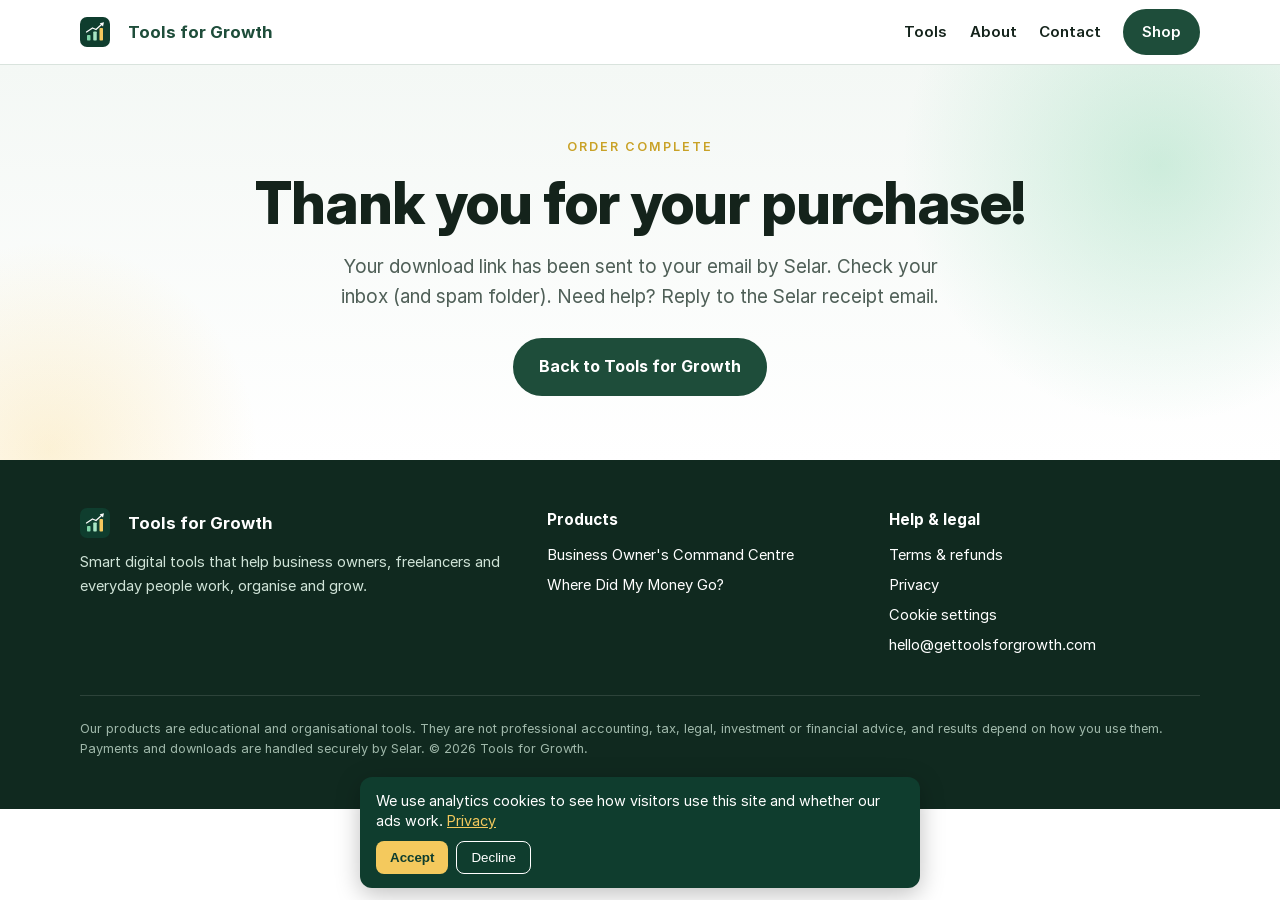
<file: thank-you/index.html>
<!DOCTYPE html>
<html lang="en">
<head>
<meta charset="utf-8">
<meta name="viewport" content="width=device-width, initial-scale=1">
<title>Thank you for your purchase | Tools for Growth</title>
<meta name="description" content="Thank you for your purchase.">
<meta property="og:title" content="Thank you for your purchase | Tools for Growth">
<meta property="og:description" content="Thank you for your purchase.">
<meta property="og:type" content="website">
<meta property="og:url" content="https://gettoolsforgrowth.com/thank-you/">
<link rel="canonical" href="https://gettoolsforgrowth.com/thank-you/">
<meta property="og:image" content="https://gettoolsforgrowth.com/assets/img/og-image.jpg">
<meta name="twitter:card" content="summary_large_image">
<link rel="icon" href="/assets/img/favicon.png">
<link rel="preconnect" href="https://www.googletagmanager.com">
<script async src="https://www.googletagmanager.com/gtag/js?id=G-CLS05FYXS7"></script>
<script>window.dataLayer=window.dataLayer||[];function gtag(){dataLayer.push(arguments);}var tfgC=null;try{tfgC=localStorage.getItem('tfg_consent');}catch(e){}gtag('consent','default',{analytics_storage:tfgC==='yes'?'granted':'denied',ad_storage:tfgC==='yes'?'granted':'denied',ad_user_data:tfgC==='yes'?'granted':'denied',ad_personalization:'denied'});gtag('js',new Date());gtag('config','G-CLS05FYXS7');function tfgSet(v){try{localStorage.setItem('tfg_consent',v);}catch(e){}gtag('consent','update',{analytics_storage:v==='yes'?'granted':'denied',ad_storage:v==='yes'?'granted':'denied',ad_user_data:v==='yes'?'granted':'denied'});var b=document.getElementById('tfg-cb');if(b)b.remove();}function tfgReset(){try{localStorage.removeItem('tfg_consent');}catch(e){}location.reload();}</script>
<link rel="stylesheet" href="/assets/style.css">

</head>
<body>
<header class="site-header"><div class="wrap">
  <a class="brand" href="/"><img src="/assets/img/mark.svg" alt="" style="width:30px;height:30px;vertical-align:middle;margin-right:8px">Tools for Growth</a>
  <nav class="nav">
    <a href="/#products">Tools</a>
    <a href="/#about">About</a>
    <a href="mailto:hello@gettoolsforgrowth.com">Contact</a>
    <a class="btn btn-sm" href="/#products">Shop</a>
  </nav>
</div></header>
<main>
<section class="hero"><div class="wrap" style="text-align:center"><div class="kicker">Order complete</div><h1>Thank you for your purchase!</h1><p class="lead" style="margin:1rem auto 1.6rem">Your download link has been sent to your email by Selar. Check your inbox (and spam folder). Need help? Reply to the Selar receipt email.</p><a class="btn" href="../">Back to Tools for Growth</a></div></section><script>var q=new URLSearchParams(location.search).get("p");var v=q==="wdmmg"?10:14;var n=q==="wdmmg"?"Where Did My Money Go?":"Business Owner's Command Centre";gtag("event","purchase",{currency:"USD",value:v,transaction_id:"tfg-"+Date.now(),items:[{item_name:n,price:v,quantity:1}]});</script><meta name="robots" content="noindex">
</main>
<footer class="site-footer"><div class="wrap">
  <div class="footer-grid">
    <div>
      <a class="brand" href="/" style="color:#fff"><img src="/assets/img/mark.svg" alt="" style="width:30px;height:30px;vertical-align:middle;margin-right:8px">Tools for Growth</a>
      <p style="margin-top:.8rem">Smart digital tools that help business owners, freelancers and everyday people work, organise and grow.</p>
    </div>
    <div><h4>Products</h4><ul>
      <li><a href="/command-centre/">Business Owner's Command Centre</a></li>
      <li><a href="/where-did-my-money-go/">Where Did My Money Go?</a></li>
    </ul></div>
    <div><h4>Help &amp; legal</h4><ul>
      <li><a href="/terms.html">Terms &amp; refunds</a></li>
      <li><a href="/privacy.html">Privacy</a></li>
          <li><a href="#" onclick="tfgReset();return false">Cookie settings</a></li>
      <li><a href="mailto:hello@gettoolsforgrowth.com">hello@gettoolsforgrowth.com</a></li>
    </ul></div>
  </div>
  <p class="disclaimer">Our products are educational and organisational tools. They are not professional accounting, tax, legal, investment or financial advice, and results depend on how you use them. Payments and downloads are handled securely by Selar. © 2026 Tools for Growth.</p>
</div></footer>

<script>
(function(){
  var rm=window.matchMedia&&matchMedia('(prefers-reduced-motion: reduce)').matches;
  document.documentElement.classList.add('js');
  var hdr=document.querySelector('.site-header');
  function onS(){if(hdr)hdr.classList.toggle('scrolled',scrollY>10);}
  addEventListener('scroll',onS,{passive:true});onS();
  var els=document.querySelectorAll('section h2, section .kicker, section .lead, .card, .shot, .cta-row, section p, section ul, section table');
  if(rm||!('IntersectionObserver' in window)){els.forEach(function(e){e.classList.add('in');});}else{
    var io=new IntersectionObserver(function(es){es.forEach(function(en){if(en.isIntersecting){en.target.classList.add('in');io.unobserve(en.target);}});},{rootMargin:'0px 0px -8% 0px'});
    els.forEach(function(e,i){e.classList.add('rv');e.style.transitionDelay=(e.classList.contains('card')?(Array.prototype.indexOf.call(e.parentNode.children,e)*90):0)+'ms';io.observe(e);});
  }
  var intro=document.getElementById('intro');
  if(intro){
    var seen=false;try{seen=sessionStorage.getItem('tfg_intro')==='1';}catch(e){}
    function done(){if(!intro)return;intro.classList.add('out');document.body.classList.remove('intro-on');setTimeout(function(){intro&&intro.remove();intro=null;},700);try{sessionStorage.setItem('tfg_intro','1');}catch(e){}}
    if(seen||rm){intro.remove();intro=null;}else{
      document.body.classList.add('intro-on');intro.classList.add('play');
      setTimeout(done,3600);
      intro.addEventListener('click',done);addEventListener('keydown',function(e){if(e.key==='Escape')done();});
    }
  }
})();
</script>
<div id="tfg-cb" style="display:none;position:fixed;left:12px;right:12px;bottom:12px;z-index:99;max-width:560px;margin:0 auto;background:#0F3D2E;color:#fff;padding:14px 16px;border-radius:12px;box-shadow:0 6px 24px rgba(0,0,0,.25);font-size:.9rem;line-height:1.4">We use analytics cookies to see how visitors use this site and whether our ads work. <a href="/privacy.html" style="color:#F4C95D">Privacy</a><div style="margin-top:10px;display:flex;gap:8px"><button onclick="tfgSet('yes')" style="background:#F4C95D;color:#0F3D2E;border:0;border-radius:8px;padding:8px 14px;font-weight:700;cursor:pointer">Accept</button><button onclick="tfgSet('no')" style="background:transparent;color:#fff;border:1px solid #fff;border-radius:8px;padding:8px 14px;cursor:pointer">Decline</button></div></div>
<script>if(tfgC===null){document.getElementById('tfg-cb').style.display='block';}</script>
</body>
</html>
</file>
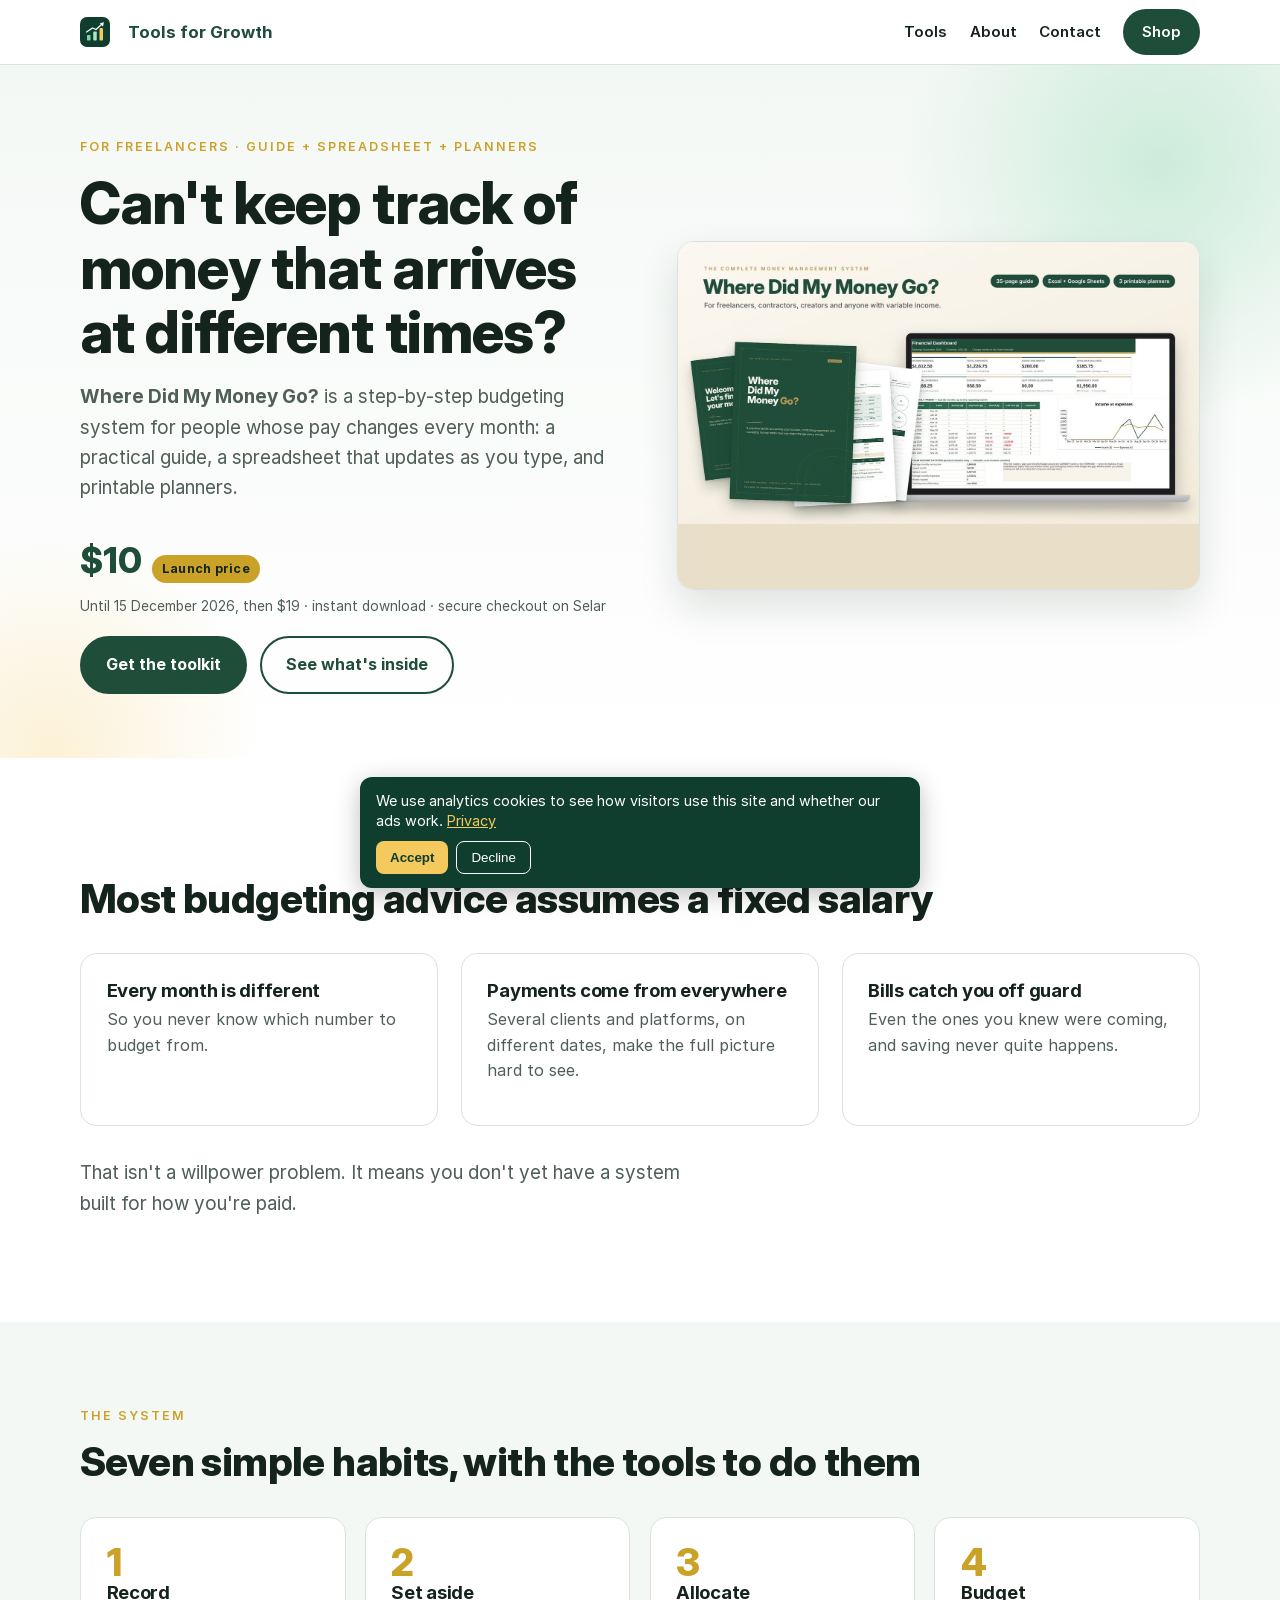
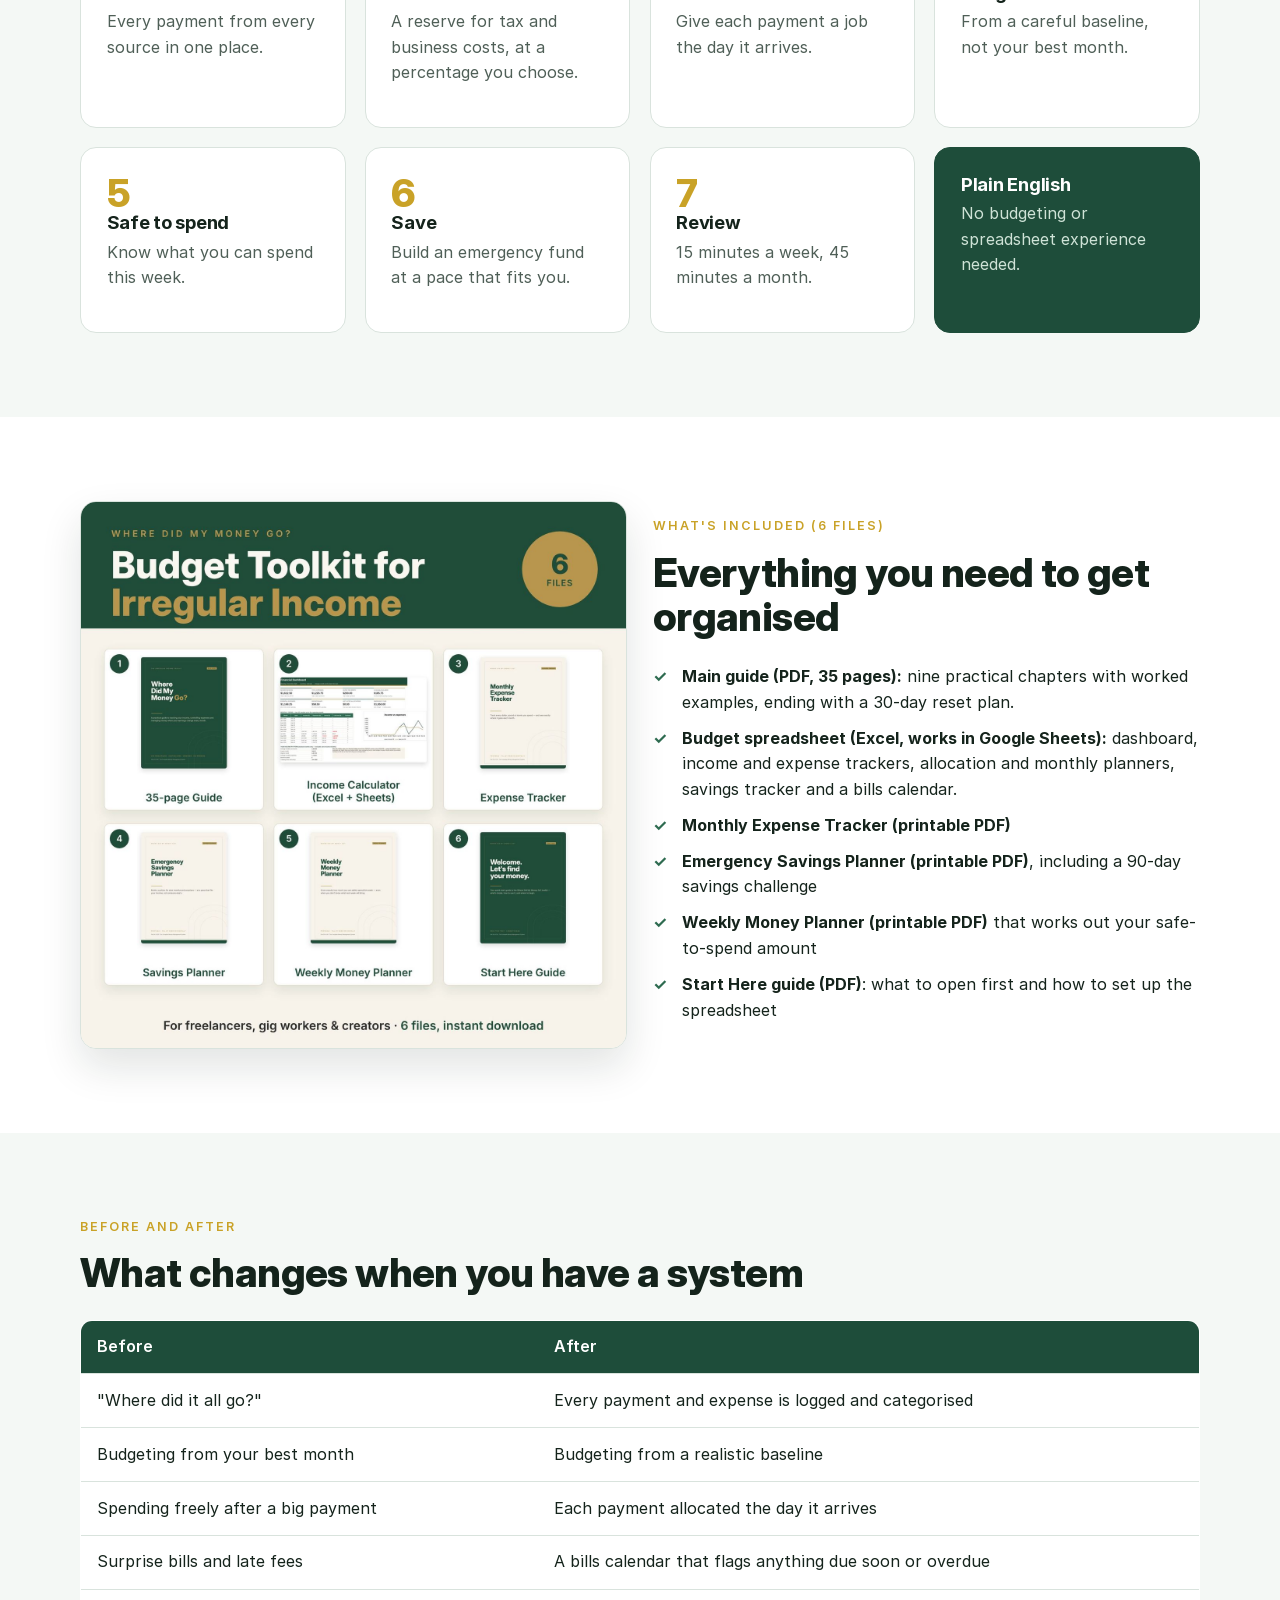
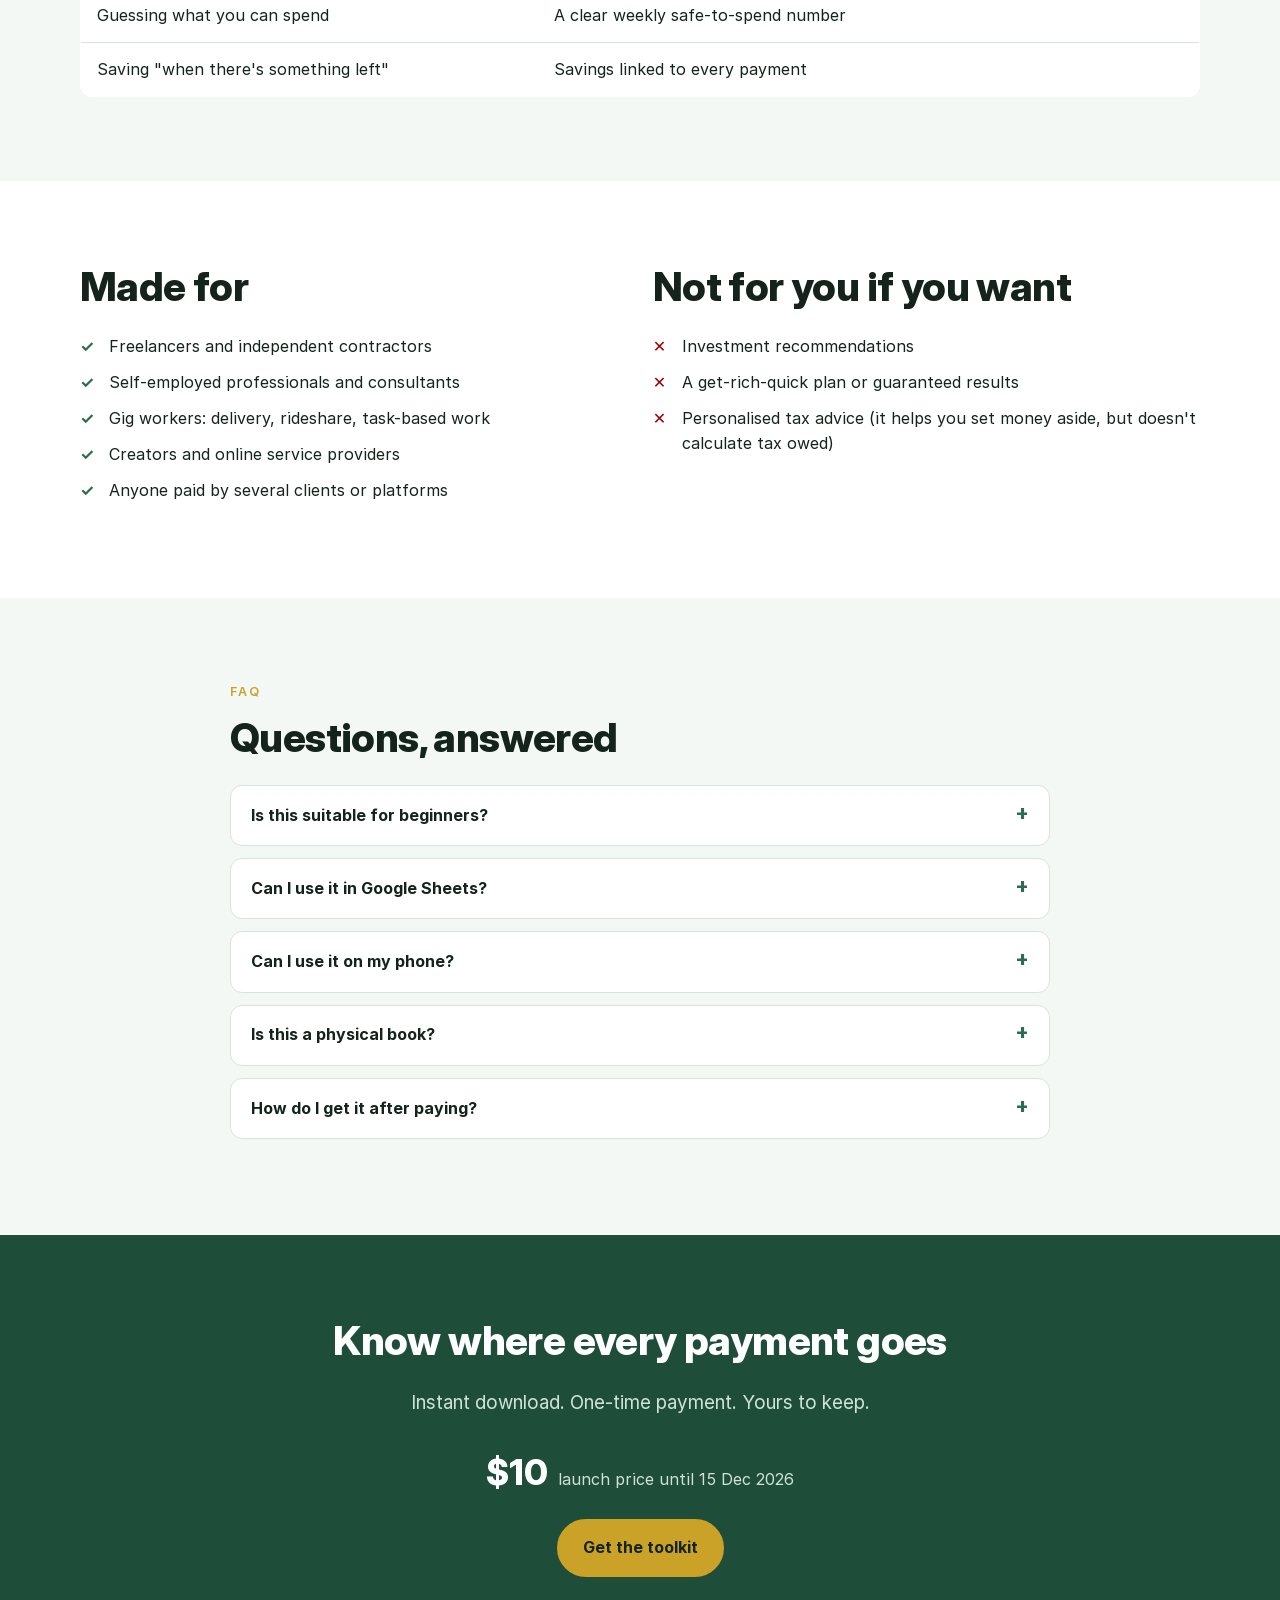
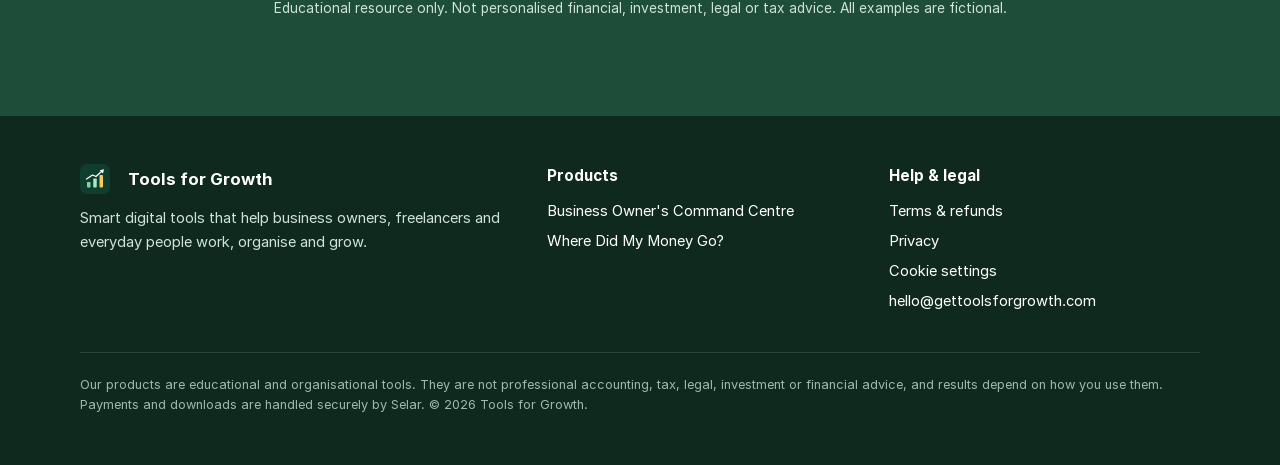
<file: where-did-my-money-go/index.html>
<!DOCTYPE html>
<html lang="en">
<head>
<meta charset="utf-8">
<meta name="viewport" content="width=device-width, initial-scale=1">
<title>Where Did My Money Go? | Budget toolkit for freelancers and irregular pay</title>
<meta name="description" content="A step-by-step budgeting system for freelancers and anyone whose pay changes month to month: guide, spreadsheet and printable planners.">
<meta property="og:title" content="Where Did My Money Go? | Budget toolkit for freelancers and irregular pay">
<meta property="og:description" content="A step-by-step budgeting system for freelancers and anyone whose pay changes month to month: guide, spreadsheet and printable planners.">
<meta property="og:type" content="website">
<meta property="og:url" content="https://gettoolsforgrowth.com/where-did-my-money-go/">
<link rel="canonical" href="https://gettoolsforgrowth.com/where-did-my-money-go/">
<meta property="og:image" content="https://gettoolsforgrowth.com/assets/img/wd-mockup.jpg">
<meta name="twitter:card" content="summary_large_image">
<link rel="icon" href="/assets/img/favicon.png">
<link rel="preconnect" href="https://www.googletagmanager.com">
<script async src="https://www.googletagmanager.com/gtag/js?id=G-CLS05FYXS7"></script>
<script>window.dataLayer=window.dataLayer||[];function gtag(){dataLayer.push(arguments);}var tfgC=null;try{tfgC=localStorage.getItem('tfg_consent');}catch(e){}gtag('consent','default',{analytics_storage:tfgC==='yes'?'granted':'denied',ad_storage:tfgC==='yes'?'granted':'denied',ad_user_data:tfgC==='yes'?'granted':'denied',ad_personalization:'denied'});gtag('js',new Date());gtag('config','G-CLS05FYXS7');function tfgSet(v){try{localStorage.setItem('tfg_consent',v);}catch(e){}gtag('consent','update',{analytics_storage:v==='yes'?'granted':'denied',ad_storage:v==='yes'?'granted':'denied',ad_user_data:v==='yes'?'granted':'denied'});var b=document.getElementById('tfg-cb');if(b)b.remove();}function tfgReset(){try{localStorage.removeItem('tfg_consent');}catch(e){}location.reload();}</script>
<link rel="stylesheet" href="/assets/style.css">
<script type="application/ld+json">{"@context": "https://schema.org", "@type": "Product", "name": "Where Did My Money Go? Budget Toolkit for Irregular Income", "description": "Budgeting guide, spreadsheet and printable planners for freelancers and anyone with irregular pay.", "image": "https://gettoolsforgrowth.com/assets/img/wd-mockup.jpg", "brand": {"@type": "Brand", "name": "Tools for Growth"}, "offers": {"@type": "Offer", "price": "10.00", "priceCurrency": "USD", "availability": "https://schema.org/InStock", "url": "https://selar.com/4dnn124kfu"}}</script>
</head>
<body class="has-bar">
<header class="site-header"><div class="wrap">
  <a class="brand" href="/"><img src="/assets/img/mark.svg" alt="" style="width:30px;height:30px;vertical-align:middle;margin-right:8px">Tools for Growth</a>
  <nav class="nav">
    <a href="/#products">Tools</a>
    <a href="/#about">About</a>
    <a href="mailto:hello@gettoolsforgrowth.com">Contact</a>
    <a class="btn btn-sm" href="/#products">Shop</a>
  </nav>
</div></header>
<main>

<section class="hero"><div class="wrap hero-grid">
  <div>
    <div class="kicker">For freelancers · Guide + spreadsheet + planners</div>
    <h1>Can't keep track of money that arrives at different times?</h1>
    <p class="lead"><strong>Where Did My Money Go?</strong> is a step-by-step budgeting system for people whose pay changes every month: a practical guide, a spreadsheet that updates as you type, and printable planners.</p>
    <div class="price"><strong>$10</strong><span class="badge">Launch price</span></div>
    <p class="small muted" style="margin-bottom:1.2rem">Until 15 December 2026, then $19 · instant download · secure checkout on Selar</p>
    <div class="cta-row"><a class="btn" href="https://selar.com/4dnn124kfu?utm_source=website&utm_medium=landing&utm_campaign=wdmmg">Get the toolkit</a><a class="btn btn-ghost" href="#inside">See what's inside</a></div>
  </div>
  <div class="shot"><img src="../assets/img/wd-mockup.jpg" alt="Where Did My Money Go? guide, spreadsheet and planners" width="1600" height="1066"></div>
</div></section>

<section><div class="wrap">
  <div class="kicker">Sound familiar?</div>
  <h2>Most budgeting advice assumes a fixed salary</h2>
  <div class="grid-3" style="margin-top:2rem">
    <div class="card"><h3>Every month is different</h3><p class="muted">So you never know which number to budget from.</p></div>
    <div class="card"><h3>Payments come from everywhere</h3><p class="muted">Several clients and platforms, on different dates, make the full picture hard to see.</p></div>
    <div class="card"><h3>Bills catch you off guard</h3><p class="muted">Even the ones you knew were coming, and saving never quite happens.</p></div>
  </div>
  <p class="lead" style="margin-top:2rem">That isn't a willpower problem. It means you don't yet have a system built for how you're paid.</p>
</div></section>

<section id="inside" class="bg-mint"><div class="wrap">
  <div class="kicker">The system</div>
  <h2>Seven simple habits, with the tools to do them</h2>
  <div class="grid-4" style="margin-top:2rem">
    <div class="card"><div class="step-num">1</div><h3>Record</h3><p class="muted">Every payment from every source in one place.</p></div>
    <div class="card"><div class="step-num">2</div><h3>Set aside</h3><p class="muted">A reserve for tax and business costs, at a percentage you choose.</p></div>
    <div class="card"><div class="step-num">3</div><h3>Allocate</h3><p class="muted">Give each payment a job the day it arrives.</p></div>
    <div class="card"><div class="step-num">4</div><h3>Budget</h3><p class="muted">From a careful baseline, not your best month.</p></div>
    <div class="card"><div class="step-num">5</div><h3>Safe to spend</h3><p class="muted">Know what you can spend this week.</p></div>
    <div class="card"><div class="step-num">6</div><h3>Save</h3><p class="muted">Build an emergency fund at a pace that fits you.</p></div>
    <div class="card"><div class="step-num">7</div><h3>Review</h3><p class="muted">15 minutes a week, 45 minutes a month.</p></div>
    <div class="card" style="background:var(--green);color:#fff;border-color:var(--green)"><h3>Plain English</h3><p style="color:#cfe3d7">No budgeting or spreadsheet experience needed.</p></div>
  </div>
</div></section>

<section><div class="wrap grid-2" style="align-items:center">
  <div class="shot"><img src="../assets/img/wd-bundle.jpg" alt="The six files in the toolkit" loading="lazy" width="1600" height="1600"></div>
  <div>
    <div class="kicker">What's included (6 files)</div>
    <h2>Everything you need to get organised</h2>
    <ul class="tick-list">
      <li><strong>Main guide (PDF, 35 pages):</strong> nine practical chapters with worked examples, ending with a 30-day reset plan.</li>
      <li><strong>Budget spreadsheet (Excel, works in Google Sheets):</strong> dashboard, income and expense trackers, allocation and monthly planners, savings tracker and a bills calendar.</li>
      <li><strong>Monthly Expense Tracker (printable PDF)</strong></li>
      <li><strong>Emergency Savings Planner (printable PDF)</strong>, including a 90-day savings challenge</li>
      <li><strong>Weekly Money Planner (printable PDF)</strong> that works out your safe-to-spend amount</li>
      <li><strong>Start Here guide (PDF)</strong>: what to open first and how to set up the spreadsheet</li>
    </ul>
  </div>
</div></section>

<section class="bg-mint"><div class="wrap">
  <div class="kicker">Before and after</div>
  <h2>What changes when you have a system</h2>
  <table style="margin-top:1.5rem">
    <tr><th>Before</th><th>After</th></tr>
    <tr><td>"Where did it all go?"</td><td>Every payment and expense is logged and categorised</td></tr>
    <tr><td>Budgeting from your best month</td><td>Budgeting from a realistic baseline</td></tr>
    <tr><td>Spending freely after a big payment</td><td>Each payment allocated the day it arrives</td></tr>
    <tr><td>Surprise bills and late fees</td><td>A bills calendar that flags anything due soon or overdue</td></tr>
    <tr><td>Guessing what you can spend</td><td>A clear weekly safe-to-spend number</td></tr>
    <tr><td>Saving "when there's something left"</td><td>Savings linked to every payment</td></tr>
  </table>
</div></section>

<section><div class="wrap grid-2" style="align-items:start">
  <div>
    <h2>Made for</h2>
    <ul class="tick-list">
      <li>Freelancers and independent contractors</li>
      <li>Self-employed professionals and consultants</li>
      <li>Gig workers: delivery, rideshare, task-based work</li>
      <li>Creators and online service providers</li>
      <li>Anyone paid by several clients or platforms</li>
    </ul>
  </div>
  <div>
    <h2>Not for you if you want</h2>
    <ul class="tick-list cross-list">
      <li>Investment recommendations</li>
      <li>A get-rich-quick plan or guaranteed results</li>
      <li>Personalised tax advice (it helps you set money aside, but doesn't calculate tax owed)</li>
    </ul>
  </div>
</div></section>

<section class="bg-mint"><div class="wrap" style="max-width:820px">
  <div class="kicker">FAQ</div>
  <h2>Questions, answered</h2>
  <details><summary>Is this suitable for beginners?</summary><p>Yes. The guide explains everything in plain English with examples, and the spreadsheet shows you exactly which cells to type in.</p></details>
  <details><summary>Can I use it in Google Sheets?</summary><p>Yes. Upload it to Google Drive and choose File → Save as Google Sheets. Formulas, dropdowns and charts carry over; Google Sheets doesn't keep Excel's sheet protection.</p></details>
  <details><summary>Can I use it on my phone?</summary><p>The PDFs open on any phone and the spreadsheet works in the free Google Sheets or Excel app. The dashboard and planners are easier on a tablet or computer.</p></details>
  <details><summary>Is this a physical book?</summary><p>No. It's a digital download: PDF files and a spreadsheet. You can print the planners at home for your own use.</p></details>
  <details><summary>How do I get it after paying?</summary><p>Checkout is handled by Selar. You get a download link immediately after payment, and by email.</p></details>
</div></section>

<section class="bg-green cta-band"><div class="wrap">
  <h2>Know where every payment goes</h2>
  <p class="lead">Instant download. One-time payment. Yours to keep.</p>
  <div class="price"><strong style="color:#fff">$10</strong><span style="color:#cfe3d7">launch price until 15 Dec 2026</span></div>
  <a class="btn btn-gold" href="https://selar.com/4dnn124kfu?utm_source=website&utm_medium=landing&utm_campaign=wdmmg" style="margin-top:.8rem">Get the toolkit</a>
  <p class="small" style="margin-top:1.2rem;color:#cfe3d7">Educational resource only. Not personalised financial, investment, legal or tax advice. All examples are fictional.</p>
</div></section>

</main>
<footer class="site-footer"><div class="wrap">
  <div class="footer-grid">
    <div>
      <a class="brand" href="/" style="color:#fff"><img src="/assets/img/mark.svg" alt="" style="width:30px;height:30px;vertical-align:middle;margin-right:8px">Tools for Growth</a>
      <p style="margin-top:.8rem">Smart digital tools that help business owners, freelancers and everyday people work, organise and grow.</p>
    </div>
    <div><h4>Products</h4><ul>
      <li><a href="/command-centre/">Business Owner's Command Centre</a></li>
      <li><a href="/where-did-my-money-go/">Where Did My Money Go?</a></li>
    </ul></div>
    <div><h4>Help &amp; legal</h4><ul>
      <li><a href="/terms.html">Terms &amp; refunds</a></li>
      <li><a href="/privacy.html">Privacy</a></li>
          <li><a href="#" onclick="tfgReset();return false">Cookie settings</a></li>
      <li><a href="mailto:hello@gettoolsforgrowth.com">hello@gettoolsforgrowth.com</a></li>
    </ul></div>
  </div>
  <p class="disclaimer">Our products are educational and organisational tools. They are not professional accounting, tax, legal, investment or financial advice, and results depend on how you use them. Payments and downloads are handled securely by Selar. © 2026 Tools for Growth.</p>
</div></footer>
<div class="buy-bar"><div><strong>$10</strong> <span class="small muted">instant download</span></div><a class="btn btn-sm" href="https://selar.com/4dnn124kfu?utm_source=website&utm_medium=landing&utm_campaign=wdmmg">Buy now</a></div>
<script>
(function(){
  var rm=window.matchMedia&&matchMedia('(prefers-reduced-motion: reduce)').matches;
  document.documentElement.classList.add('js');
  var hdr=document.querySelector('.site-header');
  function onS(){if(hdr)hdr.classList.toggle('scrolled',scrollY>10);}
  addEventListener('scroll',onS,{passive:true});onS();
  var els=document.querySelectorAll('section h2, section .kicker, section .lead, .card, .shot, .cta-row, section p, section ul, section table');
  if(rm||!('IntersectionObserver' in window)){els.forEach(function(e){e.classList.add('in');});}else{
    var io=new IntersectionObserver(function(es){es.forEach(function(en){if(en.isIntersecting){en.target.classList.add('in');io.unobserve(en.target);}});},{rootMargin:'0px 0px -8% 0px'});
    els.forEach(function(e,i){e.classList.add('rv');e.style.transitionDelay=(e.classList.contains('card')?(Array.prototype.indexOf.call(e.parentNode.children,e)*90):0)+'ms';io.observe(e);});
  }
  var intro=document.getElementById('intro');
  if(intro){
    var seen=false;try{seen=sessionStorage.getItem('tfg_intro')==='1';}catch(e){}
    function done(){if(!intro)return;intro.classList.add('out');document.body.classList.remove('intro-on');setTimeout(function(){intro&&intro.remove();intro=null;},700);try{sessionStorage.setItem('tfg_intro','1');}catch(e){}}
    if(seen||rm){intro.remove();intro=null;}else{
      document.body.classList.add('intro-on');intro.classList.add('play');
      setTimeout(done,3600);
      intro.addEventListener('click',done);addEventListener('keydown',function(e){if(e.key==='Escape')done();});
    }
  }
})();
</script>
<div id="tfg-cb" style="display:none;position:fixed;left:12px;right:12px;bottom:12px;z-index:99;max-width:560px;margin:0 auto;background:#0F3D2E;color:#fff;padding:14px 16px;border-radius:12px;box-shadow:0 6px 24px rgba(0,0,0,.25);font-size:.9rem;line-height:1.4">We use analytics cookies to see how visitors use this site and whether our ads work. <a href="/privacy.html" style="color:#F4C95D">Privacy</a><div style="margin-top:10px;display:flex;gap:8px"><button onclick="tfgSet('yes')" style="background:#F4C95D;color:#0F3D2E;border:0;border-radius:8px;padding:8px 14px;font-weight:700;cursor:pointer">Accept</button><button onclick="tfgSet('no')" style="background:transparent;color:#fff;border:1px solid #fff;border-radius:8px;padding:8px 14px;cursor:pointer">Decline</button></div></div>
<script>if(tfgC===null){document.getElementById('tfg-cb').style.display='block';}</script>
</body>
</html>
</file>
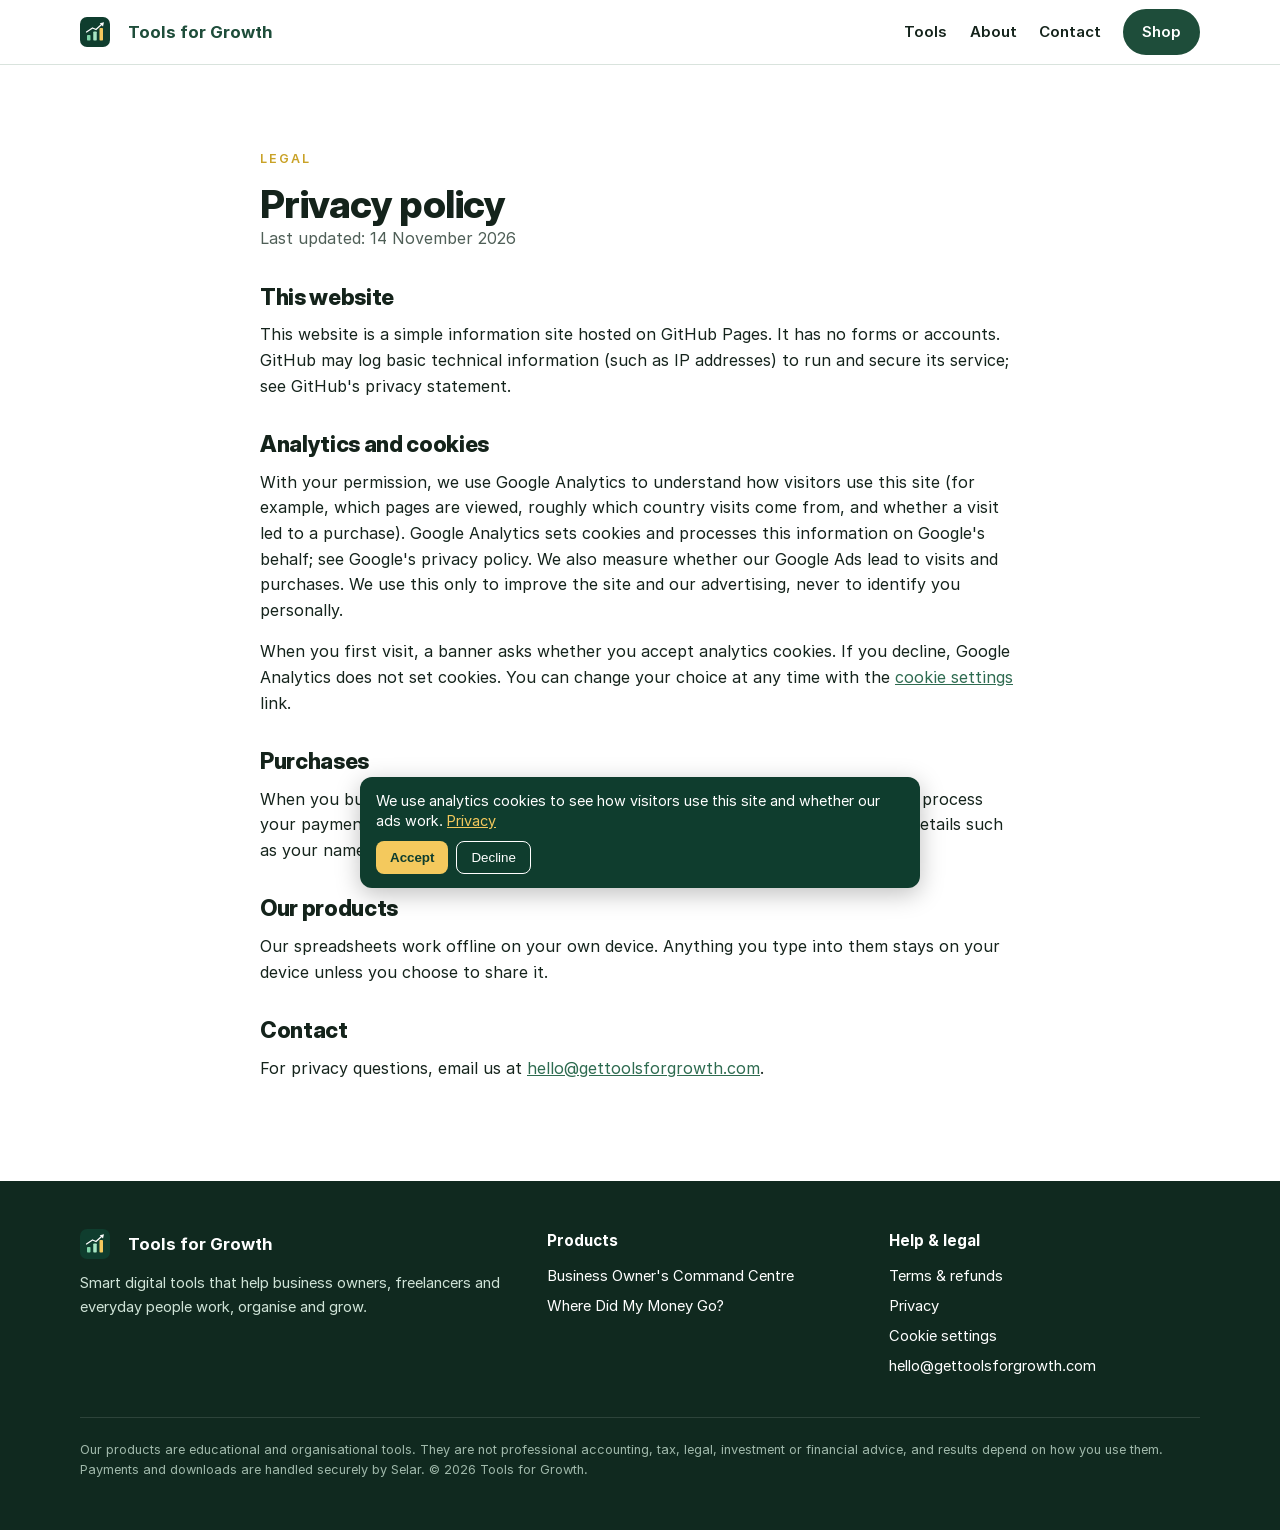
<file: privacy.html>
<!DOCTYPE html>
<html lang="en">
<head>
<meta charset="utf-8">
<meta name="viewport" content="width=device-width, initial-scale=1">
<title>Privacy policy | Tools for Growth</title>
<meta name="description" content="How Tools for Growth handles information on this website and when you buy.">
<meta property="og:title" content="Privacy policy | Tools for Growth">
<meta property="og:description" content="How Tools for Growth handles information on this website and when you buy.">
<meta property="og:type" content="website">
<meta property="og:url" content="https://gettoolsforgrowth.com/privacy.html">
<link rel="canonical" href="https://gettoolsforgrowth.com/privacy.html">
<meta property="og:image" content="https://gettoolsforgrowth.com/assets/img/og-image.jpg">
<meta name="twitter:card" content="summary_large_image">
<link rel="icon" href="/assets/img/favicon.png">
<link rel="preconnect" href="https://www.googletagmanager.com">
<script async src="https://www.googletagmanager.com/gtag/js?id=G-CLS05FYXS7"></script>
<script>window.dataLayer=window.dataLayer||[];function gtag(){dataLayer.push(arguments);}var tfgC=null;try{tfgC=localStorage.getItem('tfg_consent');}catch(e){}gtag('consent','default',{analytics_storage:tfgC==='yes'?'granted':'denied',ad_storage:tfgC==='yes'?'granted':'denied',ad_user_data:tfgC==='yes'?'granted':'denied',ad_personalization:'denied'});gtag('js',new Date());gtag('config','G-CLS05FYXS7');function tfgSet(v){try{localStorage.setItem('tfg_consent',v);}catch(e){}gtag('consent','update',{analytics_storage:v==='yes'?'granted':'denied',ad_storage:v==='yes'?'granted':'denied',ad_user_data:v==='yes'?'granted':'denied'});var b=document.getElementById('tfg-cb');if(b)b.remove();}function tfgReset(){try{localStorage.removeItem('tfg_consent');}catch(e){}location.reload();}</script>
<link rel="stylesheet" href="/assets/style.css">

</head>
<body>
<header class="site-header"><div class="wrap">
  <a class="brand" href="/"><img src="/assets/img/mark.svg" alt="" style="width:30px;height:30px;vertical-align:middle;margin-right:8px">Tools for Growth</a>
  <nav class="nav">
    <a href="/#products">Tools</a>
    <a href="/#about">About</a>
    <a href="mailto:hello@gettoolsforgrowth.com">Contact</a>
    <a class="btn btn-sm" href="/#products">Shop</a>
  </nav>
</div></header>
<main>

<section><div class="wrap legal">
  <div class="kicker">Legal</div>
  <h1 style="font-size:2.4rem">Privacy policy</h1>
  <p class="muted">Last updated: 14 November 2026</p>
  <h2>This website</h2>
  <p>This website is a simple information site hosted on GitHub Pages. It has no forms or accounts. GitHub may log basic technical information (such as IP addresses) to run and secure its service; see GitHub's privacy statement.</p>
  <h2>Analytics and cookies</h2>
  <p>With your permission, we use Google Analytics to understand how visitors use this site (for example, which pages are viewed, roughly which country visits come from, and whether a visit led to a purchase). Google Analytics sets cookies and processes this information on Google's behalf; see Google's privacy policy. We also measure whether our Google Ads lead to visits and purchases. We use this only to improve the site and our advertising, never to identify you personally.</p>
  <p>When you first visit, a banner asks whether you accept analytics cookies. If you decline, Google Analytics does not set cookies. You can change your choice at any time with the <a href="#" onclick="tfgReset();return false">cookie settings</a> link.</p>
  <h2>Purchases</h2>
  <p>When you buy, you complete checkout on Selar. Selar collects the details needed to process your payment and deliver your files, under its own privacy policy. We receive order details such as your name and email so we can support you. We don't sell your information.</p>
  <h2>Our products</h2>
  <p>Our spreadsheets work offline on your own device. Anything you type into them stays on your device unless you choose to share it.</p>
  <h2>Contact</h2>
  <p>For privacy questions, email us at <a href="mailto:hello@gettoolsforgrowth.com">hello@gettoolsforgrowth.com</a>.</p>
</div></section>

</main>
<footer class="site-footer"><div class="wrap">
  <div class="footer-grid">
    <div>
      <a class="brand" href="/" style="color:#fff"><img src="/assets/img/mark.svg" alt="" style="width:30px;height:30px;vertical-align:middle;margin-right:8px">Tools for Growth</a>
      <p style="margin-top:.8rem">Smart digital tools that help business owners, freelancers and everyday people work, organise and grow.</p>
    </div>
    <div><h4>Products</h4><ul>
      <li><a href="/command-centre/">Business Owner's Command Centre</a></li>
      <li><a href="/where-did-my-money-go/">Where Did My Money Go?</a></li>
    </ul></div>
    <div><h4>Help &amp; legal</h4><ul>
      <li><a href="/terms.html">Terms &amp; refunds</a></li>
      <li><a href="/privacy.html">Privacy</a></li>
          <li><a href="#" onclick="tfgReset();return false">Cookie settings</a></li>
      <li><a href="mailto:hello@gettoolsforgrowth.com">hello@gettoolsforgrowth.com</a></li>
    </ul></div>
  </div>
  <p class="disclaimer">Our products are educational and organisational tools. They are not professional accounting, tax, legal, investment or financial advice, and results depend on how you use them. Payments and downloads are handled securely by Selar. © 2026 Tools for Growth.</p>
</div></footer>

<script>
(function(){
  var rm=window.matchMedia&&matchMedia('(prefers-reduced-motion: reduce)').matches;
  document.documentElement.classList.add('js');
  var hdr=document.querySelector('.site-header');
  function onS(){if(hdr)hdr.classList.toggle('scrolled',scrollY>10);}
  addEventListener('scroll',onS,{passive:true});onS();
  var els=document.querySelectorAll('section h2, section .kicker, section .lead, .card, .shot, .cta-row, section p, section ul, section table');
  if(rm||!('IntersectionObserver' in window)){els.forEach(function(e){e.classList.add('in');});}else{
    var io=new IntersectionObserver(function(es){es.forEach(function(en){if(en.isIntersecting){en.target.classList.add('in');io.unobserve(en.target);}});},{rootMargin:'0px 0px -8% 0px'});
    els.forEach(function(e,i){e.classList.add('rv');e.style.transitionDelay=(e.classList.contains('card')?(Array.prototype.indexOf.call(e.parentNode.children,e)*90):0)+'ms';io.observe(e);});
  }
  var intro=document.getElementById('intro');
  if(intro){
    var seen=false;try{seen=sessionStorage.getItem('tfg_intro')==='1';}catch(e){}
    function done(){if(!intro)return;intro.classList.add('out');document.body.classList.remove('intro-on');setTimeout(function(){intro&&intro.remove();intro=null;},700);try{sessionStorage.setItem('tfg_intro','1');}catch(e){}}
    if(seen||rm){intro.remove();intro=null;}else{
      document.body.classList.add('intro-on');intro.classList.add('play');
      setTimeout(done,3600);
      intro.addEventListener('click',done);addEventListener('keydown',function(e){if(e.key==='Escape')done();});
    }
  }
})();
</script>
<div id="tfg-cb" style="display:none;position:fixed;left:12px;right:12px;bottom:12px;z-index:99;max-width:560px;margin:0 auto;background:#0F3D2E;color:#fff;padding:14px 16px;border-radius:12px;box-shadow:0 6px 24px rgba(0,0,0,.25);font-size:.9rem;line-height:1.4">We use analytics cookies to see how visitors use this site and whether our ads work. <a href="/privacy.html" style="color:#F4C95D">Privacy</a><div style="margin-top:10px;display:flex;gap:8px"><button onclick="tfgSet('yes')" style="background:#F4C95D;color:#0F3D2E;border:0;border-radius:8px;padding:8px 14px;font-weight:700;cursor:pointer">Accept</button><button onclick="tfgSet('no')" style="background:transparent;color:#fff;border:1px solid #fff;border-radius:8px;padding:8px 14px;cursor:pointer">Decline</button></div></div>
<script>if(tfgC===null){document.getElementById('tfg-cb').style.display='block';}</script>
</body>
</html>
</file>
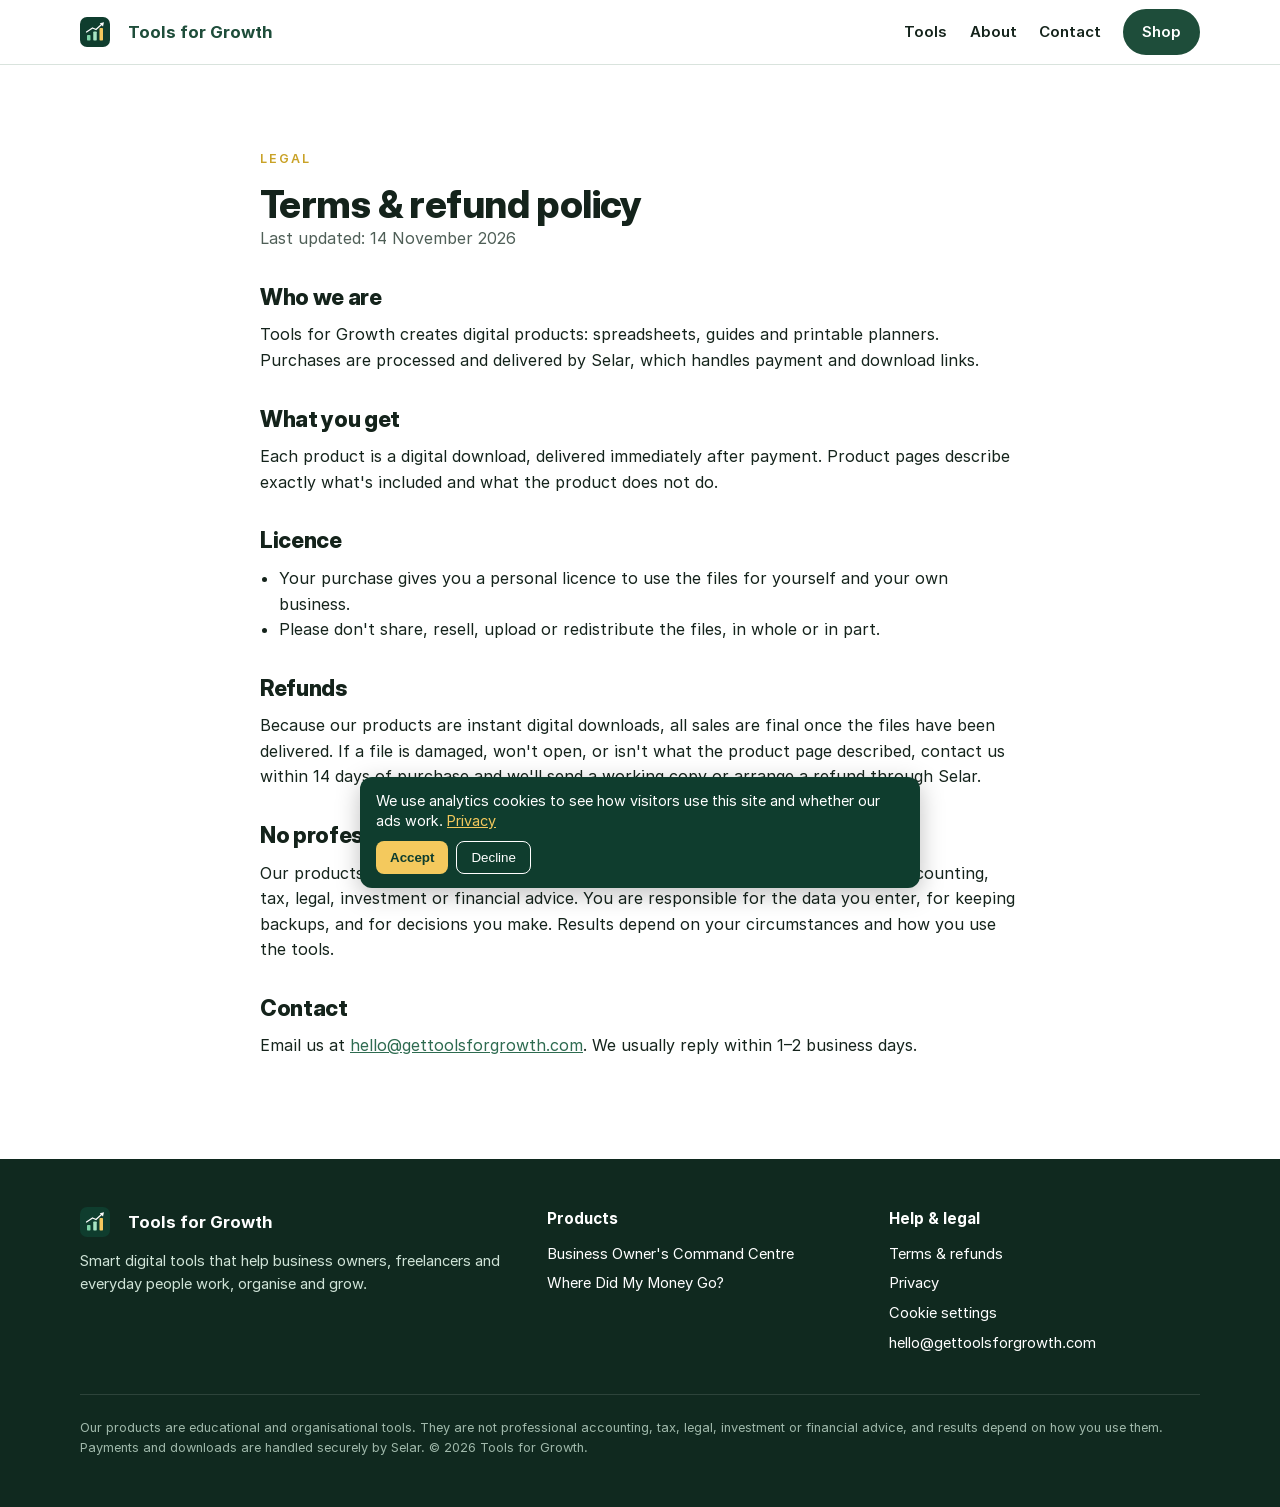
<file: terms.html>
<!DOCTYPE html>
<html lang="en">
<head>
<meta charset="utf-8">
<meta name="viewport" content="width=device-width, initial-scale=1">
<title>Terms & refund policy | Tools for Growth</title>
<meta name="description" content="Terms of sale, licence and refund policy for Tools for Growth digital products.">
<meta property="og:title" content="Terms & refund policy | Tools for Growth">
<meta property="og:description" content="Terms of sale, licence and refund policy for Tools for Growth digital products.">
<meta property="og:type" content="website">
<meta property="og:url" content="https://gettoolsforgrowth.com/terms.html">
<link rel="canonical" href="https://gettoolsforgrowth.com/terms.html">
<meta property="og:image" content="https://gettoolsforgrowth.com/assets/img/og-image.jpg">
<meta name="twitter:card" content="summary_large_image">
<link rel="icon" href="/assets/img/favicon.png">
<link rel="preconnect" href="https://www.googletagmanager.com">
<script async src="https://www.googletagmanager.com/gtag/js?id=G-CLS05FYXS7"></script>
<script>window.dataLayer=window.dataLayer||[];function gtag(){dataLayer.push(arguments);}var tfgC=null;try{tfgC=localStorage.getItem('tfg_consent');}catch(e){}gtag('consent','default',{analytics_storage:tfgC==='yes'?'granted':'denied',ad_storage:tfgC==='yes'?'granted':'denied',ad_user_data:tfgC==='yes'?'granted':'denied',ad_personalization:'denied'});gtag('js',new Date());gtag('config','G-CLS05FYXS7');function tfgSet(v){try{localStorage.setItem('tfg_consent',v);}catch(e){}gtag('consent','update',{analytics_storage:v==='yes'?'granted':'denied',ad_storage:v==='yes'?'granted':'denied',ad_user_data:v==='yes'?'granted':'denied'});var b=document.getElementById('tfg-cb');if(b)b.remove();}function tfgReset(){try{localStorage.removeItem('tfg_consent');}catch(e){}location.reload();}</script>
<link rel="stylesheet" href="/assets/style.css">

</head>
<body>
<header class="site-header"><div class="wrap">
  <a class="brand" href="/"><img src="/assets/img/mark.svg" alt="" style="width:30px;height:30px;vertical-align:middle;margin-right:8px">Tools for Growth</a>
  <nav class="nav">
    <a href="/#products">Tools</a>
    <a href="/#about">About</a>
    <a href="mailto:hello@gettoolsforgrowth.com">Contact</a>
    <a class="btn btn-sm" href="/#products">Shop</a>
  </nav>
</div></header>
<main>

<section><div class="wrap legal">
  <div class="kicker">Legal</div>
  <h1 style="font-size:2.4rem">Terms &amp; refund policy</h1>
  <p class="muted">Last updated: 14 November 2026</p>
  <h2>Who we are</h2>
  <p>Tools for Growth creates digital products: spreadsheets, guides and printable planners. Purchases are processed and delivered by Selar, which handles payment and download links.</p>
  <h2>What you get</h2>
  <p>Each product is a digital download, delivered immediately after payment. Product pages describe exactly what's included and what the product does not do.</p>
  <h2>Licence</h2>
  <ul>
    <li>Your purchase gives you a personal licence to use the files for yourself and your own business.</li>
    <li>Please don't share, resell, upload or redistribute the files, in whole or in part.</li>
  </ul>
  <h2>Refunds</h2>
  <p>Because our products are instant digital downloads, all sales are final once the files have been delivered. If a file is damaged, won't open, or isn't what the product page described, contact us within 14 days of purchase and we'll send a working copy or arrange a refund through Selar.</p>
  <h2>No professional advice</h2>
  <p>Our products are educational and organisational tools. They are not professional accounting, tax, legal, investment or financial advice. You are responsible for the data you enter, for keeping backups, and for decisions you make. Results depend on your circumstances and how you use the tools.</p>
  <h2>Contact</h2>
  <p>Email us at <a href="mailto:hello@gettoolsforgrowth.com">hello@gettoolsforgrowth.com</a>. We usually reply within 1–2 business days.</p>
</div></section>

</main>
<footer class="site-footer"><div class="wrap">
  <div class="footer-grid">
    <div>
      <a class="brand" href="/" style="color:#fff"><img src="/assets/img/mark.svg" alt="" style="width:30px;height:30px;vertical-align:middle;margin-right:8px">Tools for Growth</a>
      <p style="margin-top:.8rem">Smart digital tools that help business owners, freelancers and everyday people work, organise and grow.</p>
    </div>
    <div><h4>Products</h4><ul>
      <li><a href="/command-centre/">Business Owner's Command Centre</a></li>
      <li><a href="/where-did-my-money-go/">Where Did My Money Go?</a></li>
    </ul></div>
    <div><h4>Help &amp; legal</h4><ul>
      <li><a href="/terms.html">Terms &amp; refunds</a></li>
      <li><a href="/privacy.html">Privacy</a></li>
          <li><a href="#" onclick="tfgReset();return false">Cookie settings</a></li>
      <li><a href="mailto:hello@gettoolsforgrowth.com">hello@gettoolsforgrowth.com</a></li>
    </ul></div>
  </div>
  <p class="disclaimer">Our products are educational and organisational tools. They are not professional accounting, tax, legal, investment or financial advice, and results depend on how you use them. Payments and downloads are handled securely by Selar. © 2026 Tools for Growth.</p>
</div></footer>

<script>
(function(){
  var rm=window.matchMedia&&matchMedia('(prefers-reduced-motion: reduce)').matches;
  document.documentElement.classList.add('js');
  var hdr=document.querySelector('.site-header');
  function onS(){if(hdr)hdr.classList.toggle('scrolled',scrollY>10);}
  addEventListener('scroll',onS,{passive:true});onS();
  var els=document.querySelectorAll('section h2, section .kicker, section .lead, .card, .shot, .cta-row, section p, section ul, section table');
  if(rm||!('IntersectionObserver' in window)){els.forEach(function(e){e.classList.add('in');});}else{
    var io=new IntersectionObserver(function(es){es.forEach(function(en){if(en.isIntersecting){en.target.classList.add('in');io.unobserve(en.target);}});},{rootMargin:'0px 0px -8% 0px'});
    els.forEach(function(e,i){e.classList.add('rv');e.style.transitionDelay=(e.classList.contains('card')?(Array.prototype.indexOf.call(e.parentNode.children,e)*90):0)+'ms';io.observe(e);});
  }
  var intro=document.getElementById('intro');
  if(intro){
    var seen=false;try{seen=sessionStorage.getItem('tfg_intro')==='1';}catch(e){}
    function done(){if(!intro)return;intro.classList.add('out');document.body.classList.remove('intro-on');setTimeout(function(){intro&&intro.remove();intro=null;},700);try{sessionStorage.setItem('tfg_intro','1');}catch(e){}}
    if(seen||rm){intro.remove();intro=null;}else{
      document.body.classList.add('intro-on');intro.classList.add('play');
      setTimeout(done,3600);
      intro.addEventListener('click',done);addEventListener('keydown',function(e){if(e.key==='Escape')done();});
    }
  }
})();
</script>
<div id="tfg-cb" style="display:none;position:fixed;left:12px;right:12px;bottom:12px;z-index:99;max-width:560px;margin:0 auto;background:#0F3D2E;color:#fff;padding:14px 16px;border-radius:12px;box-shadow:0 6px 24px rgba(0,0,0,.25);font-size:.9rem;line-height:1.4">We use analytics cookies to see how visitors use this site and whether our ads work. <a href="/privacy.html" style="color:#F4C95D">Privacy</a><div style="margin-top:10px;display:flex;gap:8px"><button onclick="tfgSet('yes')" style="background:#F4C95D;color:#0F3D2E;border:0;border-radius:8px;padding:8px 14px;font-weight:700;cursor:pointer">Accept</button><button onclick="tfgSet('no')" style="background:transparent;color:#fff;border:1px solid #fff;border-radius:8px;padding:8px 14px;cursor:pointer">Decline</button></div></div>
<script>if(tfgC===null){document.getElementById('tfg-cb').style.display='block';}</script>
</body>
</html>
</file>
<file: assets/style.css>
@font-face{font-family:Inter;src:url(fonts/Inter-Regular.woff) format("woff");font-weight:400;font-display:swap}
@font-face{font-family:Inter;src:url(fonts/Inter-SemiBold.woff) format("woff");font-weight:600;font-display:swap}
@font-face{font-family:Inter;src:url(fonts/Inter-Bold.woff) format("woff");font-weight:700;font-display:swap}
@font-face{font-family:InterDisplay;src:url(fonts/InterDisplay-ExtraBold.woff) format("woff");font-weight:800;font-display:swap}

:root{
  --green:#1E4D3A;--green-2:#2E6B50;--green-lt:#E6F0EA;--mint:#F4F8F5;--gold:#C9A227;
  --ink:#14231b;--muted:#4f5f57;--line:#d9e3dd;--white:#fff;--radius:16px;
  --shadow:0 18px 40px rgba(20,35,27,.12);
}
*{box-sizing:border-box;margin:0;padding:0}
html{scroll-behavior:smooth}
body{font-family:Inter,system-ui,-apple-system,"Segoe UI",Roboto,Arial,sans-serif;color:var(--ink);line-height:1.6;background:var(--white);-webkit-font-smoothing:antialiased}
img{max-width:100%;height:auto;display:block}
a{color:var(--green-2)}
.wrap{width:min(1120px,92vw);margin:0 auto}
h1,h2,h3{line-height:1.12;letter-spacing:-.015em}
h1{font-family:InterDisplay,Inter,sans-serif;font-weight:800;font-size:clamp(2.2rem,5vw,3.6rem)}
h2{font-family:InterDisplay,Inter,sans-serif;font-weight:800;font-size:clamp(1.7rem,3.4vw,2.5rem);margin-bottom:.6em}
h3{font-size:1.15rem;font-weight:700;margin-bottom:.35em}
p{margin-bottom:1em}
.kicker{font-weight:600;letter-spacing:.16em;text-transform:uppercase;font-size:.78rem;color:var(--gold);margin-bottom:.9rem}
.lead{font-size:1.18rem;color:var(--muted);max-width:640px}
.muted{color:var(--muted)}
.small{font-size:.86rem}

/* header */
.site-header{position:sticky;top:0;z-index:20;background:rgba(255,255,255,.94);backdrop-filter:saturate(180%) blur(8px);border-bottom:1px solid var(--line)}
.site-header .wrap{display:flex;align-items:center;justify-content:space-between;height:64px}
.brand{display:flex;align-items:center;gap:.6rem;font-weight:700;color:var(--green);text-decoration:none;font-size:1.05rem}
.brand-mark{width:34px;height:34px;border-radius:9px;background:var(--green);color:var(--gold);display:grid;place-items:center;font-family:InterDisplay,Inter;font-weight:800;font-size:.95rem}
.nav{display:flex;gap:1.4rem;align-items:center}
.nav a{color:var(--ink);text-decoration:none;font-weight:600;font-size:.94rem}
.nav a:hover{color:var(--green-2)}
.nav a.btn,.nav a.btn:hover{color:#fff}
@media (max-width:720px){.nav a:not(.btn){display:none}}

/* buttons */
.btn{display:inline-flex;align-items:center;justify-content:center;gap:.5rem;background:var(--green);color:#fff;text-decoration:none;font-weight:700;padding:.9rem 1.5rem;border-radius:999px;border:2px solid var(--green);transition:transform .15s,background .15s;font-size:1rem}
.btn:hover{background:var(--green-2);border-color:var(--green-2);transform:translateY(-1px)}
.btn-gold{background:var(--gold);border-color:var(--gold);color:var(--ink)}
.btn-gold:hover{background:#b8921f;border-color:#b8921f}
.btn-ghost{background:transparent;color:var(--green)}
.btn-ghost:hover{background:var(--green-lt);color:var(--green)}
.btn-sm{padding:.55rem 1.05rem;font-size:.9rem}
.btn-light{background:#fff;color:var(--green);border-color:#fff}
.btn-light:hover{background:var(--green-lt);border-color:var(--green-lt)}

/* sections */
section{padding:84px 0}
.bg-mint{background:var(--mint)}
.bg-green{background:var(--green);color:#fff}
.bg-green .lead,.bg-green .muted{color:#cfe3d7}
.hero{padding:72px 0 64px;background:linear-gradient(180deg,var(--mint),#fff)}
.hero-grid{display:grid;grid-template-columns:1.05fr 1fr;gap:3rem;align-items:center}
.hero .lead{margin:1.1rem 0 1.8rem}
.cta-row{display:flex;flex-wrap:wrap;gap:.8rem;align-items:center}
.price{display:flex;align-items:baseline;gap:.6rem;margin:1.2rem 0 .4rem}
.price strong{font-family:InterDisplay,Inter;font-size:2.2rem;color:var(--green)}
.price s{color:var(--muted);font-size:1.15rem}
.badge{display:inline-block;background:var(--gold);color:var(--ink);font-weight:700;font-size:.78rem;padding:.25rem .65rem;border-radius:999px;letter-spacing:.02em}
.shot{border-radius:var(--radius);overflow:hidden;box-shadow:var(--shadow);border:1px solid var(--line);background:#fff}
@media (max-width:880px){.hero-grid{grid-template-columns:1fr}.hero{padding-top:40px}}

/* grids & cards */
.grid-2{display:grid;grid-template-columns:repeat(2,1fr);gap:1.6rem}
.grid-3{display:grid;grid-template-columns:repeat(3,1fr);gap:1.4rem}
.grid-4{display:grid;grid-template-columns:repeat(4,1fr);gap:1.2rem}
@media (max-width:900px){.grid-3,.grid-4{grid-template-columns:repeat(2,1fr)}}
@media (max-width:620px){.grid-2,.grid-3,.grid-4{grid-template-columns:1fr}}
.card{background:#fff;border:1px solid var(--line);border-radius:var(--radius);padding:1.6rem}
.card .icon{width:44px;height:44px;border-radius:12px;background:var(--green-lt);color:var(--green);display:grid;place-items:center;font-weight:800;margin-bottom:.9rem;font-family:InterDisplay,Inter}
.product-card{display:flex;flex-direction:column;overflow:hidden;padding:0}
.product-card img{aspect-ratio:3/2;object-fit:cover;object-position:top}
.product-card .body{padding:1.6rem;display:flex;flex-direction:column;flex:1}
.product-card .body p{flex:1}
.step-num{font-family:InterDisplay,Inter;font-weight:800;font-size:2.4rem;color:var(--gold);line-height:1}
.tick-list{list-style:none}
.tick-list li{position:relative;padding-left:1.8rem;margin-bottom:.65rem}
.tick-list li::before{content:"✓";position:absolute;left:0;top:0;color:var(--green-2);font-weight:800}
.cross-list li::before{content:"✕";color:#9c0006}
.feature{display:grid;grid-template-columns:1fr 1.15fr;gap:3rem;align-items:center;margin-bottom:72px}
.feature:last-child{margin-bottom:0}
.feature.reverse .feature-text{order:2}
@media (max-width:880px){.feature{grid-template-columns:1fr;gap:1.5rem}.feature.reverse .feature-text{order:0}}
.pill{display:inline-block;background:var(--green-lt);color:var(--green);border-radius:999px;padding:.32rem .8rem;font-weight:600;font-size:.84rem;margin:0 .35rem .45rem 0}

/* tables */
table{width:100%;border-collapse:collapse;background:#fff;border-radius:12px;overflow:hidden;border:1px solid var(--line)}
th,td{padding:.85rem 1rem;text-align:left;border-bottom:1px solid var(--line);vertical-align:top}
th{background:var(--green);color:#fff;font-weight:600}
tr:last-child td{border-bottom:none}

/* faq */
details{background:#fff;border:1px solid var(--line);border-radius:12px;padding:1.05rem 1.25rem;margin-bottom:.75rem}
summary{font-weight:700;cursor:pointer;list-style:none;display:flex;justify-content:space-between;gap:1rem}
summary::-webkit-details-marker{display:none}
summary::after{content:"+";font-size:1.3rem;color:var(--green-2);line-height:1}
details[open] summary::after{content:"−"}
details p{margin:.75rem 0 0;color:var(--muted)}

/* cta band */
.cta-band{text-align:center}
.cta-band .lead{margin:0 auto 1.6rem}
.cta-band .price{justify-content:center}

/* legal */
.legal{max-width:760px}
.legal h2{font-size:1.4rem;margin-top:2rem}
.legal ul{margin:0 0 1em 1.2rem}

/* footer */
.site-footer{background:#10291f;color:#cfe3d7;padding:48px 0 36px;font-size:.92rem}
.site-footer a{color:#fff;text-decoration:none}
.site-footer a:hover{text-decoration:underline}
.footer-grid{display:grid;grid-template-columns:1.4fr 1fr 1fr;gap:2rem;margin-bottom:2rem}
.footer-grid h4{color:#fff;margin-bottom:.7rem;font-size:.95rem}
.footer-grid ul{list-style:none}
.footer-grid li{margin-bottom:.4rem}
.disclaimer{border-top:1px solid rgba(255,255,255,.12);padding-top:1.4rem;font-size:.8rem;color:#9fb8aa}
@media (max-width:720px){.footer-grid{grid-template-columns:1fr}}

/* sticky mobile buy bar */
.buy-bar{display:none}
@media (max-width:720px){
  .buy-bar{display:flex;position:fixed;bottom:0;left:0;right:0;z-index:30;background:#fff;border-top:1px solid var(--line);padding:.7rem 4vw;align-items:center;justify-content:space-between;gap:.8rem;box-shadow:0 -8px 24px rgba(0,0,0,.08)}
  .buy-bar strong{font-family:InterDisplay,Inter;color:var(--green);font-size:1.3rem}
  body.has-bar{padding-bottom:76px}
}

/* ===== Motion & modern polish ===== */
html{scroll-behavior:smooth}
.site-header{transition:background .3s ease, box-shadow .3s ease, backdrop-filter .3s ease}
.site-header.scrolled{background:rgba(255,255,255,.82);backdrop-filter:saturate(160%) blur(12px);-webkit-backdrop-filter:saturate(160%) blur(12px);box-shadow:0 1px 0 rgba(15,61,46,.08),0 8px 24px rgba(15,61,46,.06)}
.btn{transition:transform .2s ease, box-shadow .2s ease, background .2s ease, color .2s ease}
.btn:hover{transform:translateY(-2px);box-shadow:0 10px 22px rgba(15,61,46,.18)}
.btn:active{transform:translateY(0)}
.card{transition:transform .35s cubic-bezier(.2,.7,.2,1), box-shadow .35s ease}
.card:hover{transform:translateY(-6px);box-shadow:0 18px 40px rgba(15,61,46,.12)}
.product-card img{transition:transform .6s cubic-bezier(.2,.7,.2,1)}
.product-card:hover img{transform:scale(1.04)}
.product-card{overflow:hidden}
.shot img{transition:transform .8s cubic-bezier(.2,.7,.2,1)}
.shot:hover img{transform:scale(1.02) rotate(-.4deg)}
.hero{position:relative;overflow:hidden}
.hero::before{content:"";position:absolute;width:520px;height:520px;right:-140px;top:-160px;border-radius:50%;background:radial-gradient(circle,rgba(127,211,168,.35),rgba(127,211,168,0) 70%);animation:float 12s ease-in-out infinite;pointer-events:none}
.hero::after{content:"";position:absolute;width:420px;height:420px;left:-160px;bottom:-200px;border-radius:50%;background:radial-gradient(circle,rgba(244,201,93,.25),rgba(244,201,93,0) 70%);animation:float 14s ease-in-out infinite reverse;pointer-events:none}
.hero .wrap{position:relative;z-index:1}
.hl{background:linear-gradient(90deg,#0F3D2E,#2f8a63);-webkit-background-clip:text;background-clip:text;color:transparent}
@keyframes float{0%,100%{transform:translate(0,0)}50%{transform:translate(-30px,25px)}}
.hero h1,.hero .lead,.hero .cta-row,.hero .kicker,.hero .shot{animation:rise .9s cubic-bezier(.2,.7,.2,1) both}
.hero .kicker{animation-delay:.05s}.hero h1{animation-delay:.15s}.hero .lead{animation-delay:.3s}.hero .cta-row{animation-delay:.45s}.hero .shot{animation-delay:.35s}
@keyframes rise{from{opacity:0;transform:translateY(24px)}to{opacity:1;transform:none}}
html.js .rv{opacity:0;transform:translateY(28px);transition:opacity .8s cubic-bezier(.2,.7,.2,1),transform .8s cubic-bezier(.2,.7,.2,1)}
html.js .rv.in{opacity:1;transform:none}
.hero .rv{opacity:1!important;transform:none!important}

/* ===== Intro splash ===== */
#intro{position:fixed;inset:0;z-index:1000;background:radial-gradient(ellipse at 30% 20%,#17573f 0%,#0F3D2E 55%,#0a2b20 100%);color:#fff;display:none;align-items:center;justify-content:center;text-align:center;cursor:pointer;transition:opacity .7s ease, transform .7s ease}
#intro.play{display:flex}
#intro.out{opacity:0;transform:scale(1.04);pointer-events:none}
body.intro-on{overflow:hidden}
.intro-inner{padding:24px}
.intro-mark{width:64px;height:64px;margin:0 auto 22px;display:block;animation:pop .7s cubic-bezier(.2,.9,.3,1.3) .1s both}
.intro-line1{font-size:clamp(1.1rem,3.2vw,1.6rem);letter-spacing:.18em;text-transform:uppercase;color:#A8E6C4;margin:0;animation:rise .7s ease .35s both}
.intro-line2{font-family:inherit;font-weight:800;font-size:clamp(2.4rem,8vw,5rem);line-height:1.1;margin:.3em 0 0;height:1.15em;overflow:hidden}
.intro-rot{display:inline-grid}
.intro-rot span{grid-area:1/1;opacity:0;animation:word 3.6s ease both}
.intro-rot span:nth-child(1){animation-name:w1}
.intro-rot span:nth-child(2){animation-name:w2;color:#F4C95D}
.intro-rot span:nth-child(3){animation-name:w3;color:#7FD3A8}
@keyframes w1{0%,12%{opacity:0;transform:translateY(60%)}20%,38%{opacity:1;transform:none}45%,100%{opacity:0;transform:translateY(-60%)}}
@keyframes w2{0%,42%{opacity:0;transform:translateY(60%)}50%,62%{opacity:1;transform:none}69%,100%{opacity:0;transform:translateY(-60%)}}
@keyframes w3{0%,66%{opacity:0;transform:translateY(60%)}74%,100%{opacity:1;transform:none}}
.intro-brand{margin:1.6rem 0 0;font-weight:700;letter-spacing:.04em;color:rgba(255,255,255,.75);animation:rise .7s ease 2.3s both}
.intro-skip{position:absolute;right:20px;bottom:20px;background:transparent;border:1px solid rgba(255,255,255,.35);color:#fff;border-radius:999px;padding:8px 16px;font:inherit;font-size:.85rem;cursor:pointer;opacity:.8}
.intro-skip:hover{opacity:1;border-color:#fff}
@keyframes pop{from{opacity:0;transform:scale(.6)}to{opacity:1;transform:none}}
@media (prefers-reduced-motion: reduce){*,*::before,*::after{animation:none!important;transition:none!important}#intro{display:none!important}}
body.intro-on .hero h1,body.intro-on .hero .lead,body.intro-on .hero .cta-row,body.intro-on .hero .kicker,body.intro-on .hero .shot{animation-play-state:paused}
</file>
